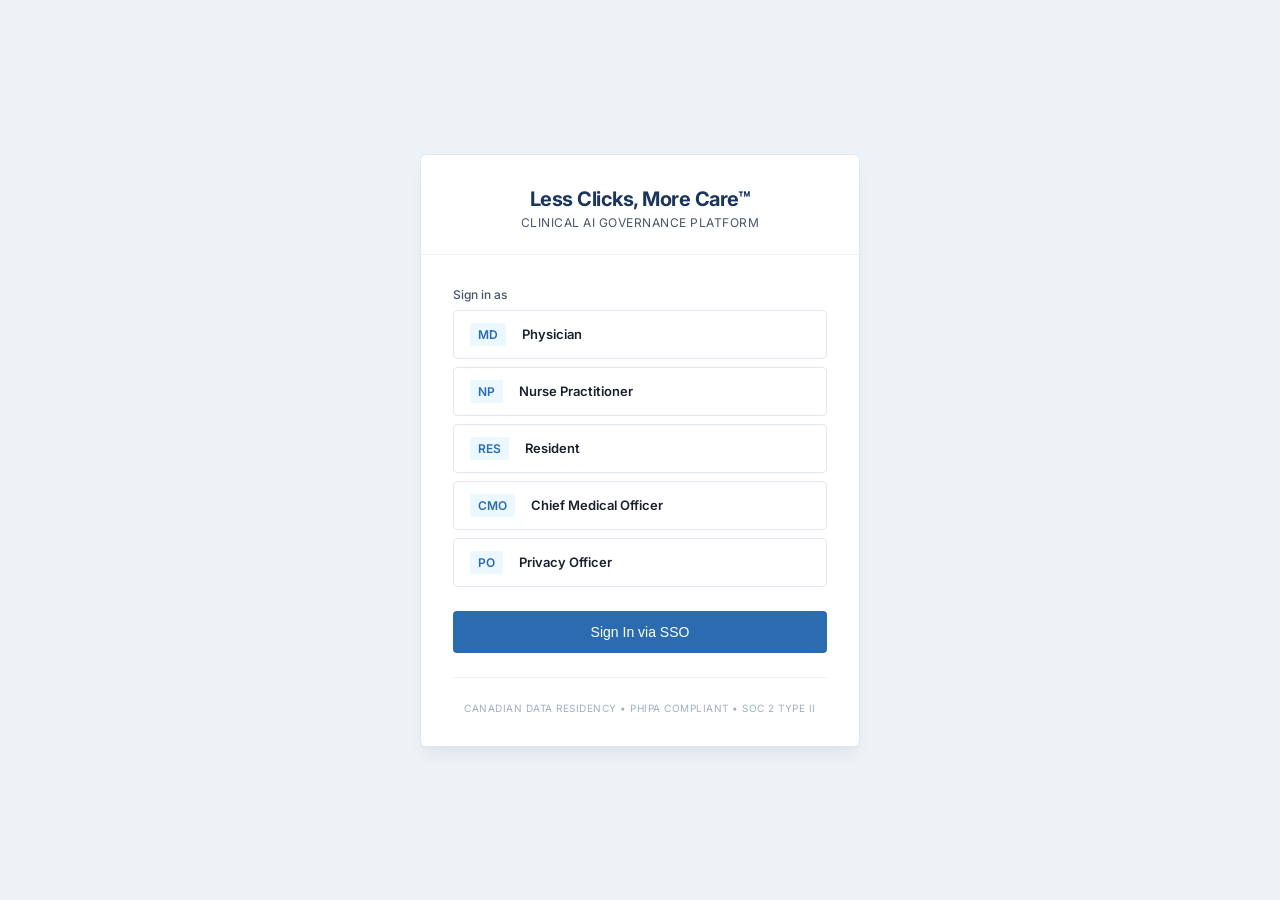
<file: index.html>
<!DOCTYPE html>
<html lang="en">
<head>
  <meta charset="UTF-8">
  <meta name="viewport" content="width=device-width, initial-scale=1.0">
  <title>Less Clicks, More Care&trade; &mdash; Clinical AI Governance Platform</title>
  <meta name="description" content="PHIPA-compliant AI governance for Canadian hospitals.">
  <link rel="preconnect" href="https://fonts.googleapis.com">
  <link rel="preconnect" href="https://fonts.gstatic.com" crossorigin>
  <link href="https://fonts.googleapis.com/css2?family=Inter:wght@300;400;500;600;700;800&family=JetBrains+Mono:wght@400;500&display=swap" rel="stylesheet">
  <style>
/* ============================================================
   LESS CLICKS, MORE CARE™ — Minimal Professional Redesign
   ============================================================ */

:root {
  /* Brand Colors - Muted & Professional */
  --brand-blue: #1A365D;
  --brand-blue-mid: #2B6CB0;
  --brand-blue-light: #4299E1;
  
  --brand-teal: #285E61;
  --brand-teal-light: #319795;
  
  --brand-red: #9B2C2C;
  --brand-red-light: #C53030;
  
  --brand-amber: #975A16;
  --brand-amber-light: #B7791F;
  
  --brand-green: #22543D;
  --brand-green-light: #2F855A;

  /* Neutrals */
  --bg-page: #F7FAFC;
  --bg-card: #FFFFFF;
  --bg-sidebar: #1A202C;
  --bg-header: #FFFFFF;
  
  --border: #E2E8F0;
  --border-light: #EDF2F7;
  
  --text-primary: #1A202C;
  --text-secondary: #4A5568;
  --text-muted: #A0AEC0;
  --text-inverse: #FFFFFF;

  /* Spacing */
  --space-xs: 4px;
  --space-sm: 8px;
  --space-md: 16px;
  --space-lg: 24px;
  --space-xl: 32px;
  --space-2xl: 48px;

  /* Typography */
  --font-body: 'Inter', -apple-system, BlinkMacSystemFont, sans-serif;
  --font-mono: 'JetBrains Mono', 'Courier New', monospace;

  /* Shadows - Flat & subtle */
  --shadow-sm: 0 1px 2px rgba(0,0,0,0.05);
  --shadow-md: 0 4px 6px -1px rgba(0,0,0,0.05), 0 2px 4px -1px rgba(0,0,0,0.03);
  --shadow-lg: 0 10px 15px -3px rgba(0,0,0,0.05), 0 4px 6px -2px rgba(0,0,0,0.02);

  /* Radius - Less rounded */
  --radius-sm: 2px;
  --radius-md: 4px;
  --radius-lg: 6px;

  /* Transitions */
  --transition: 0.15s ease-in-out;
}

* {
  box-sizing: border-box;
  margin: 0;
  padding: 0;
}

html, body {
  height: 100%;
  font-family: var(--font-body);
  font-size: 14px;
  color: var(--text-primary);
  background: var(--bg-page);
  -webkit-font-smoothing: antialiased;
}

#app {
  height: 100%;
  display: flex;
  flex-direction: column;
}

/* ============================================================
   LAYOUT
   ============================================================ */

.app-layout {
  display: flex;
  height: 100vh;
  overflow: hidden;
}

.main-content {
  flex: 1;
  display: flex;
  flex-direction: column;
  overflow: hidden;
  min-width: 0;
}

.page-content {
  flex: 1;
  overflow-y: auto;
  padding: var(--space-xl);
}

/* ============================================================
   SIDEBAR
   ============================================================ */

.sidebar {
  width: 240px;
  min-width: 240px;
  background: var(--bg-sidebar);
  display: flex;
  flex-direction: column;
  overflow-y: auto;
  border-right: 1px solid #2D3748;
}

.sidebar-brand {
  padding: var(--space-lg);
  border-bottom: 1px solid rgba(255,255,255,0.05);
}

.brand-name {
  color: #FFFFFF;
  font-weight: 600;
  font-size: 13px;
  letter-spacing: -0.2px;
}

.brand-tagline {
  font-size: 10px;
  color: var(--text-muted);
  margin-top: 2px;
  text-transform: uppercase;
  letter-spacing: 0.5px;
}

.sidebar-nav {
  flex: 1;
  padding: var(--space-md) 0;
}

.nav-section-label {
  font-size: 10px;
  font-weight: 600;
  letter-spacing: 1px;
  text-transform: uppercase;
  color: #718096;
  padding: var(--space-md) var(--space-lg) var(--space-xs);
}

.nav-item {
  display: flex;
  align-items: center;
  justify-content: space-between;
  padding: 10px var(--space-lg);
  color: #A0AEC0;
  font-size: 13px;
  cursor: pointer;
  transition: all var(--transition);
  border-left: 2px solid transparent;
}

.nav-item:hover {
  color: #FFFFFF;
  background: rgba(255,255,255,0.02);
}

.nav-item.active {
  color: #FFFFFF;
  border-left-color: var(--brand-blue-light);
  background: rgba(255,255,255,0.05);
}

.nav-badge {
  background: #2D3748;
  color: #E2E8F0;
  font-size: 10px;
  padding: 2px 6px;
  border-radius: var(--radius-sm);
  font-weight: 600;
}

.nav-badge.amber { background: #744210; color: #FEEBC8; }

.sidebar-footer {
  padding: var(--space-md) var(--space-lg);
  border-top: 1px solid rgba(255,255,255,0.05);
}

.sidebar-user {
  display: flex;
  align-items: center;
}

.user-info .user-name {
  color: #E2E8F0;
  font-size: 12px;
  font-weight: 600;
}

.user-info .user-role {
  font-size: 11px;
  color: #718096;
}

/* ============================================================
   TOP BAR
   ============================================================ */

.top-bar {
  background: var(--bg-header);
  border-bottom: 1px solid var(--border);
  padding: 0 var(--space-xl);
  height: 60px;
  display: flex;
  align-items: center;
  justify-content: space-between;
  flex-shrink: 0;
}

.top-bar-title {
  font-size: 16px;
  font-weight: 600;
  color: var(--text-primary);
}

.top-bar-subtitle {
  font-size: 12px;
  color: var(--text-muted);
}

.compliance-badge {
  font-size: 11px;
  font-weight: 500;
  color: var(--text-secondary);
  border: 1px solid var(--border);
  padding: 4px 8px;
  border-radius: var(--radius-sm);
  background: var(--bg-page);
  margin-left: 8px;
}

/* ============================================================
   CARDS & STATS
   ============================================================ */

.card {
  background: var(--bg-card);
  border: 1px solid var(--border);
  border-radius: var(--radius-lg);
  box-shadow: var(--shadow-sm);
}

.card-header {
  padding: var(--space-md) var(--space-lg);
  border-bottom: 1px solid var(--border-light);
  display: flex;
  justify-content: space-between;
  align-items: center;
}

.card-title {
  font-size: 14px;
  font-weight: 600;
  color: var(--text-primary);
}

.card-subtitle {
  font-size: 12px;
  color: var(--text-muted);
  margin-top: 2px;
}

.card-body {
  padding: var(--space-lg);
}

.stats-grid {
  display: grid;
  grid-template-columns: repeat(auto-fit, minmax(180px, 1fr));
  gap: var(--space-md);
  margin-bottom: var(--space-xl);
}

.stat-card {
  background: var(--bg-card);
  border: 1px solid var(--border);
  border-radius: var(--radius-md);
  padding: var(--space-md);
  box-shadow: var(--shadow-sm);
}

.stat-label {
  font-size: 11px;
  font-weight: 500;
  color: var(--text-secondary);
  text-transform: uppercase;
  letter-spacing: 0.5px;
  margin-bottom: var(--space-xs);
}

.stat-value {
  font-size: 24px;
  font-weight: 600;
  color: var(--text-primary);
}

.stat-change {
  font-size: 11px;
  color: var(--text-muted);
  margin-top: 4px;
}

.stat-change.up { color: var(--brand-green-light); }
.stat-change.down { color: var(--brand-red-light); }

/* ============================================================
   BUTTONS
   ============================================================ */

.btn {
  display: inline-flex;
  align-items: center;
  justify-content: center;
  padding: 8px 16px;
  border-radius: var(--radius-md);
  font-size: 13px;
  font-weight: 500;
  cursor: pointer;
  border: 1px solid transparent;
  transition: all var(--transition);
}

.btn-primary {
  background: var(--brand-blue-mid);
  color: white;
}

.btn-primary:hover {
  background: var(--brand-blue);
}

.btn-outline {
  background: transparent;
  border-color: var(--border);
  color: var(--text-primary);
}

.btn-outline:hover {
  background: var(--bg-page);
  border-color: #CBD5E0;
}

.btn-ghost {
  background: transparent;
  color: var(--brand-blue-mid);
}

.btn-ghost:hover {
  background: var(--bg-page);
}

.btn-sm {
  padding: 4px 10px;
  font-size: 12px;
}

.btn-lg {
  padding: 12px 24px;
  font-size: 14px;
}

.w-full { width: 100%; }

/* ============================================================
   BADGES & ALERTS
   ============================================================ */

.badge {
  padding: 2px 8px;
  border-radius: var(--radius-sm);
  font-size: 11px;
  font-weight: 500;
  text-transform: uppercase;
  letter-spacing: 0.5px;
}

.badge-approved, .badge-active { background: #F0FFF4; color: #22543D; border: 1px solid #C6F6D5; }
.badge-blocked, .badge-critical { background: #FFF5F5; color: #9B2C2C; border: 1px solid #FED7D7; }
.badge-flagged, .badge-review { background: #FFFAF0; color: #975A16; border: 1px solid #FEEBC8; }

.alert {
  padding: 12px;
  border-radius: var(--radius-md);
  font-size: 12px;
  background: #EBF8FF;
  border: 1px solid #BEE3F8;
  color: #2A4365;
}

.risk-alert {
  padding: 12px;
  border-radius: var(--radius-md);
  border: 1px solid var(--border);
  display: flex;
  justify-content: space-between;
  align-items: center;
  background: #FAFAFA;
}

.risk-alert.critical { border-left: 4px solid var(--brand-red); }
.risk-alert.high { border-left: 4px solid var(--brand-amber); }
.risk-alert.medium { border-left: 4px solid var(--brand-blue-light); }

.risk-alert-title { font-weight: 600; font-size: 13px; color: var(--text-primary); }
.risk-alert-desc { font-size: 12px; color: var(--text-secondary); margin-top: 2px; }

/* ============================================================
   TABLES
   ============================================================ */

.data-table {
  width: 100%;
  border-collapse: collapse;
}

.data-table th {
  text-align: left;
  padding: 12px 16px;
  font-size: 11px;
  font-weight: 600;
  text-transform: uppercase;
  letter-spacing: 0.5px;
  color: var(--text-secondary);
  background: #F7FAFC;
  border-bottom: 1px solid var(--border);
}

.data-table td {
  padding: 12px 16px;
  font-size: 13px;
  color: var(--text-primary);
  border-bottom: 1px solid var(--border-light);
}

.data-table tr:hover td {
  background: #F7FAFC;
}

/* ============================================================
   FORMS
   ============================================================ */

.form-group { margin-bottom: 16px; }

.form-label {
  display: block;
  font-size: 12px;
  font-weight: 500;
  color: var(--text-secondary);
  margin-bottom: 8px;
}

.form-control {
  width: 100%;
  padding: 10px;
  border: 1px solid var(--border);
  border-radius: var(--radius-md);
  font-family: var(--font-body);
  font-size: 13px;
  transition: border-color 0.2s;
}

.form-control:focus {
  outline: none;
  border-color: var(--brand-blue-mid);
}

/* ============================================================
   PROGRESS BAR
   ============================================================ */

.progress-bar-wrapper {
  background: var(--border-light);
  border-radius: var(--radius-sm);
  height: 4px;
}

.progress-bar-fill {
  height: 100%;
  border-radius: var(--radius-sm);
  background: var(--text-muted);
}
.progress-bar-fill.primary { background: var(--brand-blue-mid); }

/* ============================================================
   SPECIFIC SCREENS
   ============================================================ */

/* Login */
.login-screen {
  min-height: 100vh;
  background: #EDF2F7;
  display: flex;
  align-items: center;
  justify-content: center;
}

.login-card {
  width: 100%;
  max-width: 440px;
  background: white;
  border: 1px solid var(--border);
  border-radius: var(--radius-lg);
  box-shadow: var(--shadow-lg);
  overflow: hidden;
}

.login-header {
  padding: 32px 32px 24px;
  border-bottom: 1px solid var(--border-light);
  text-align: center;
}

.login-title {
  font-size: 20px;
  font-weight: 700;
  color: var(--brand-blue);
  letter-spacing: -0.5px;
}

.login-sub {
  font-size: 12px;
  color: var(--text-secondary);
  margin-top: 4px;
  text-transform: uppercase;
  letter-spacing: 0.5px;
}

.login-body {
  padding: 32px;
}

.role-list {
  display: flex;
  flex-direction: column;
  gap: 8px;
}

.role-list-item {
  border: 1px solid var(--border);
  border-radius: var(--radius-md);
  padding: 12px 16px;
  display: flex;
  align-items: center;
  gap: 16px;
  cursor: pointer;
  transition: all 0.2s;
}

.role-list-item:hover {
  background: #F7FAFC;
  border-color: #CBD5E0;
}

.role-list-item.selected {
  border-color: var(--brand-blue-mid);
  background: #EBF8FF;
}

.role-list-abbr {
  font-size: 12px;
  font-weight: 600;
  color: var(--brand-blue-mid);
  background: #EBF8FF;
  padding: 4px 8px;
  border-radius: var(--radius-sm);
}
.role-list-item.selected .role-list-abbr {
  background: var(--brand-blue-mid);
  color: white;
}

.role-list-info {
  display: flex;
  flex-direction: column;
}

.role-list-name {
  font-size: 13px;
  font-weight: 600;
  color: var(--text-primary);
}

.role-list-dept {
  font-size: 11px;
  color: var(--text-muted);
}

.login-footer {
  margin-top: 24px;
  padding-top: 24px;
  border-top: 1px solid var(--border-light);
  text-align: center;
}

.login-compliance {
  font-size: 10px;
  color: var(--text-muted);
  text-transform: uppercase;
  letter-spacing: 0.5px;
}

/* Chat & AI */
.ai-screen {
  display: flex;
  gap: var(--space-lg);
  height: calc(100vh - 120px);
}

.ai-chat-area {
  flex: 2;
  display: flex;
  flex-direction: column;
}

.ai-pipeline-panel {
  flex: 1;
  display: flex;
  flex-direction: column;
  gap: var(--space-lg);
}

.chat-messages {
  flex: 1;
  padding: var(--space-lg);
  overflow-y: auto;
  display: flex;
  flex-direction: column;
  gap: var(--space-lg);
  background: #F7FAFC;
}

.message {
  max-width: 85%;
}
.message.user { align-self: flex-end; }

.message-meta-top {
  font-size: 11px;
  color: var(--text-muted);
  margin-bottom: 4px;
  text-transform: uppercase;
  letter-spacing: 0.5px;
}
.message.user .message-meta-top { text-align: right; }

.message-bubble {
  padding: 12px 16px;
  border-radius: var(--radius-md);
  font-size: 14px;
  line-height: 1.5;
  box-shadow: var(--shadow-sm);
}

.message.user .message-bubble {
  background: var(--brand-blue-mid);
  color: white;
  border-bottom-right-radius: 0;
}

.message.assistant .message-bubble {
  background: white;
  border: 1px solid var(--border);
  color: var(--text-primary);
  border-bottom-left-radius: 0;
}

.phi-banner {
  font-size: 11px;
  background: #FEF5E7;
  color: #975A16;
  padding: 6px 10px;
  border-radius: var(--radius-sm);
  margin-bottom: 12px;
  border: 1px solid #FEEBC8;
  font-weight: 500;
}

.chat-input-area {
  padding: var(--space-md);
  background: white;
  border-top: 1px solid var(--border);
}

.chat-input-row {
  display: flex;
  gap: var(--space-md);
}

.chat-input-row textarea {
  min-height: 80px;
}

.pipeline-step {
  padding: 10px;
  border: 1px solid var(--border);
  border-radius: var(--radius-sm);
  background: #F7FAFC;
}

.pipeline-step-header {
  display: flex;
  justify-content: space-between;
  margin-bottom: 4px;
}

.pipeline-step-name {
  font-size: 12px;
  font-weight: 600;
  color: var(--text-primary);
}

.pipeline-step-time {
  font-family: var(--font-mono);
  font-size: 10px;
  color: var(--text-muted);
}

.pipeline-step-detail {
  font-size: 11px;
  color: var(--text-secondary);
}

/* PHI Redaction test area */
.phi-detection-box {
  padding: 12px;
  background: #F7FAFC;
  border: 1px solid var(--border);
  border-radius: var(--radius-md);
  font-family: var(--font-mono);
  font-size: 13px;
  line-height: 1.6;
}

.phi-redacted {
  background: #2D3748;
  color: white;
  padding: 0 4px;
  border-radius: 2px;
  font-size: 11px;
  font-weight: 600;
}

/* Grid Utilities */
.grid-2 { display: grid; grid-template-columns: 1fr 1fr; gap: var(--space-lg); }
.grid-2-1 { display: grid; grid-template-columns: 2fr 1fr; gap: var(--space-lg); }

/* Spacing Utilities */
.mb-xs { margin-bottom: 4px; }
.mb-sm { margin-bottom: 8px; }
.mb-md { margin-bottom: 16px; }
.mb-lg { margin-bottom: 24px; }
.mt-xs { margin-top: 4px; }
.mt-sm { margin-top: 8px; }
.mt-md { margin-top: 16px; }

.flex { display: flex; }
.justify-between { justify-content: space-between; }
.items-center { align-items: center; }
.gap-sm { gap: 8px; }

.font-mono { font-family: var(--font-mono); font-size: 12px; }
.text-danger { color: var(--brand-red); font-weight: 600; }

/* Animations */
@keyframes blink {
  0%, 50% { opacity: 1; }
  51%, 100% { opacity: 0; }
}

@keyframes fadeIn {
  from { opacity: 0; transform: translateY(4px); }
  to { opacity: 1; transform: translateY(0); }
}

.fade-in {
  animation: fadeIn 0.2s ease-out;
}

.message.assistant .message-bubble {
  max-width: 100%;
}

.message.assistant .message-bubble strong {
  color: var(--brand-blue);
}

.message.assistant .message-bubble em {
  color: var(--text-secondary);
  font-style: italic;
}

.progress-bar-fill {
  transition: width 0.6s ease-out;
}

  </style>
</head>
<body>
  <div id="app"></div>
  <script>
/* ============================================================
   LESS CLICKS, MORE CARE™ — Main Application
   Minimal Professional Redesign with RBAC & Dynamic AI Portal
   ============================================================ */

// =================== STATE ===================
const state = {
  screen: 'login',
  user: null,
  activeNav: 'ai-assistant',
  showModal: false,
  modalContent: null,
  query: '',
  selectedModel: 'Claude 3.5 Sonnet',
  isProcessing: false,
  messages: [
    {
      role: 'user',
      text: 'Patient with chest pain, elevated troponin 2.4 ng/mL, ST changes in V3-V5. What are the next steps in management?',
      time: '08:41:22',
      phi: false,
    },
    {
      role: 'assistant',
      text: 'Based on the clinical parameters provided, this indicates a high-probability NSTEMI/ACS. Recommended standard steps:\n\n1. Activate cath lab (PCI within 90 min if hemodynamically unstable)\n2. Antiplatelet therapy: Aspirin 325mg + P2Y12 inhibitor\n3. Anticoagulation: Unfractionated heparin or Enoxaparin\n4. Monitoring: Continuous cardiac monitoring, serial troponins\n5. Cardiology consult\n\nNote: This is clinical decision support only. Physician judgment is required.',
      time: '08:41:24',
      phi: false,
    }
  ],
  pipelineSteps: [
    { name: 'Data Ingestion', detail: 'Waiting for input...', time: '-' },
    { name: 'PHI Detection', detail: 'Pending', time: '-' },
    { name: 'Anonymization', detail: 'Pending', time: '-' },
    { name: 'Policy Validation', detail: 'Pending', time: '-' },
    { name: 'Model Execution', detail: 'Pending', time: '-' },
    { name: 'Audit Logging', detail: 'Pending', time: '-' },
  ],
};

// =================== DATA ===================

const ROLES = [
  { id: 'physician', name: 'Physician', abbr: 'MD' },
  { id: 'nurse', name: 'Nurse Practitioner', abbr: 'NP' },
  { id: 'resident', name: 'Resident', abbr: 'RES' },
  { id: 'cmo', name: 'Chief Medical Officer', abbr: 'CMO' },
  { id: 'privacy', name: 'Privacy Officer', abbr: 'PO' },
];

const NAV_ITEMS = [
  { id: 'dashboard', label: 'Command Center', roles: ['cmo'] },
  { id: 'ai-assistant', label: 'AI Assistant', roles: ['physician', 'nurse', 'resident'] },
  { id: 'phi-guardian', label: 'PHI Guardian', roles: ['physician', 'nurse', 'resident'] },
  { id: 'audit', label: 'Audit Log', roles: ['privacy'] },
  { id: 'governance', label: 'Governance', roles: ['privacy'] },
  { id: 'models', label: 'Model Registry', roles: ['cmo', 'privacy'] },
];

const AUDIT_DATA = [
  { id: 'AUD-2024-8841', user: 'Dr. Patel', role: 'Physician', action: 'AI Query — Differential diagnosis', phi: 'Redacted', status: 'Approved', risk: 'Low', time: '08:42:17', tokens: 312, model: 'Claude 3.5 Sonnet' },
  { id: 'AUD-2024-8840', user: 'NP Chen', role: 'Nurse Practitioner', action: 'AI Query — Drug interaction check', phi: 'None', status: 'Approved', risk: 'Low', time: '08:39:02', tokens: 188, model: 'Claude 3.5 Sonnet' },
  { id: 'AUD-2024-8839', user: 'Dr. Nguyen', role: 'Resident', action: 'AI Query — Included raw DOB and MRN', phi: 'Blocked', status: 'Blocked', risk: 'Critical', time: '08:31:55', tokens: 0, model: 'N/A' },
  { id: 'AUD-2024-8838', user: 'Dr. Abramowitz', role: 'Physician', action: 'AI Query — Post-op care protocol', phi: 'Flagged', status: 'Flagged', risk: 'Medium', time: '08:28:11', tokens: 445, model: 'Claude 3.5 Sonnet' },
  { id: 'AUD-2024-8837', user: 'Admin Ramos', role: 'Admin', action: 'Model policy update — Trauma ICU', phi: 'N/A', status: 'Approved', risk: 'Low', time: '08:15:00', tokens: 0, model: 'System' },
];

const GOVERNANCE_POLICIES = [
  { dept: 'Emergency Medicine', status: 'Active', level: 'High', models: ['Claude 3.5 Sonnet'], lastReview: '2024-05-15', nextReview: '2024-08-15', queries: 1847, violations: 0 },
  { dept: 'Cardiology', status: 'Active', level: 'High', models: ['Claude 3.5 Sonnet'], lastReview: '2024-05-10', nextReview: '2024-08-10', queries: 923, violations: 1 },
  { dept: 'Oncology', status: 'Review', level: 'Critical', models: ['Claude 3.5 Sonnet'], lastReview: '2024-04-01', nextReview: '2024-07-01', queries: 412, violations: 0 },
];

const MODEL_REGISTRY = [
  { name: 'Claude 3.5 Sonnet', provider: 'Anthropic', version: '3.5-20241022', status: 'Approved', use: 'Clinical Q&A, Documentation', risk: 'Low' },
  { name: 'Claude 3 Opus', provider: 'Anthropic', version: '3-opus-20240229', status: 'Approved', use: 'Complex Diagnostic Support', risk: 'Medium' },
  { name: 'GPT-4o (Canada Region)', provider: 'OpenAI', version: '2024-05-13', status: 'Approved', use: 'General Clinical Queries', risk: 'Low' },
  { name: 'GPT-4 (Global)', provider: 'OpenAI', version: 'gpt-4', status: 'Blocked', use: 'Data residency non-compliant', risk: 'High' },
  { name: 'Gemini 1.5 Pro', provider: 'Google', version: '1.5-pro', status: 'Review', use: 'Under PHIPA review', risk: 'Unknown' },
];

// =================== RENDER ===================

function render() {
  const app = document.getElementById('app');
  if (state.screen === 'login') {
    app.innerHTML = renderLogin();
  } else {
    app.innerHTML = renderApp();
  }
  attachEventListeners();
  animateBars();
}

// =================== LOGIN ===================

function renderLogin() {
  return `
  <div class="login-screen">
    <div class="login-card">
      <div class="login-header">
        <div class="login-title">Less Clicks, More Care™</div>
        <div class="login-sub">Clinical AI Governance Platform</div>
      </div>
      <div class="login-body">
        <div class="form-group mb-lg">
          <label class="form-label">Sign in as</label>
          <div class="role-list" id="role-list">
            ${ROLES.map(r => `
              <div class="role-list-item" data-role="${r.id}" id="role-${r.id}">
                <div class="role-list-abbr">${r.abbr}</div>
                <div class="role-list-info">
                  <div class="role-list-name">${r.name}</div>
                </div>
              </div>
            `).join('')}
          </div>
        </div>
        <button class="btn btn-primary w-full btn-lg" id="login-btn">
          Sign In via SSO
        </button>
        <div class="login-footer">
          <div class="login-compliance">
            Canadian Data Residency • PHIPA Compliant • SOC 2 Type II
          </div>
        </div>
      </div>
    </div>
  </div>
  `;
}

// =================== APP SHELL ===================

function renderApp() {
  return `
  <div class="app-layout">
    ${renderSidebar()}
    <div class="main-content">
      ${renderTopBar()}
      <div class="page-content fade-in">
        ${renderPage()}
      </div>
    </div>
    ${state.showModal ? renderModal() : ''}
  </div>
  `;
}

function renderSidebar() {
  const role = ROLES.find(r => r.id === state.user?.id) || ROLES[0];
  const userNavs = NAV_ITEMS.filter(item => item.roles.includes(role.id));
  
  return `
  <div class="sidebar">
    <div class="sidebar-brand">
      <div class="brand-name">Less Clicks, More Care™</div>
      <div class="brand-tagline">Governance Platform</div>
    </div>
    
    <nav class="sidebar-nav">
      ${userNavs.map(item => `
        <div class="nav-item ${state.activeNav === item.id ? 'active' : ''}" data-nav="${item.id}">
          <span>${item.label}</span>
        </div>
      `).join('')}
    </nav>
    <div class="sidebar-footer">
      <div class="sidebar-user">
        <div class="user-info">
          <div class="user-name">Demo User</div>
          <div class="user-role">${role.name}</div>
        </div>
        <div class="sidebar-footer-item" id="logout-btn" style="color:var(--text-muted); font-size:12px; margin-left:auto; cursor:pointer;">Sign Out</div>
      </div>
    </div>
  </div>
  `;
}

function renderTopBar() {
  const pageNames = {
    dashboard: 'Command Center',
    'ai-assistant': 'AI Interaction Area',
    'phi-guardian': 'PHI Guardian Feedback',
    audit: 'Audit Log',
    governance: 'Governance Policies',
    models: 'Model Registry',
  };
  return `
  <div class="top-bar">
    <div>
      <div class="top-bar-title">${pageNames[state.activeNav] || 'Dashboard'}</div>
      <div class="top-bar-subtitle">Toronto General Hospital</div>
    </div>
    <div class="top-bar-actions">
      <span class="compliance-badge">PHIPA Validated</span>
      <span class="compliance-badge">Data Residency: CA</span>
    </div>
  </div>
  `;
}

function renderPage() {
  switch (state.activeNav) {
    case 'dashboard': return renderDashboard();
    case 'ai-assistant': return renderAIAssistant();
    case 'phi-guardian': return renderPHIGuardian();
    case 'audit': return renderAuditLog();
    case 'governance': return renderGovernance();
    case 'models': return renderModels();
    default: return renderDashboard();
  }
}

// =================== DASHBOARD (CMO Only) ===================

function renderDashboard() {
  return `
  <div>
    <div class="stats-grid">
      <div class="stat-card">
        <div class="stat-label">Total Queries Today</div>
        <div class="stat-value">2,847</div>
        <div class="stat-change up">12% vs yesterday</div>
      </div>
      <div class="stat-card">
        <div class="stat-label">Avg Response Time</div>
        <div class="stat-value">1.2s</div>
        <div class="stat-change">Target met</div>
      </div>
      <div class="stat-card">
        <div class="stat-label">PHI Auto-Redactions</div>
        <div class="stat-value">87</div>
        <div class="stat-change up">Across all depts</div>
      </div>
      <div class="stat-card">
        <div class="stat-label">Queries Blocked</div>
        <div class="stat-value">14</div>
        <div class="stat-change down">Policy violations</div>
      </div>
    </div>

    <div class="grid-2 mb-lg">
      <div class="card">
        <div class="card-header">
          <div class="card-title">Query Distribution by Department</div>
        </div>
        <div class="card-body">
          <div style="display:flex; flex-direction:column; gap:var(--space-sm);">
            ${[
              { dept: 'Emergency Medicine', count: 847, total: 2847 },
              { dept: 'Internal Medicine', count: 612, total: 2847 },
              { dept: 'Cardiology', count: 423, total: 2847 },
              { dept: 'Radiology', count: 389, total: 2847 },
            ].map(d => `
              <div>
                <div class="flex justify-between mb-xs" style="font-size:12px;">
                  <span style="font-weight:500;">${d.dept}</span>
                  <span style="color:var(--text-muted);">${d.count.toLocaleString()} queries</span>
                </div>
                <div class="progress-bar-wrapper">
                  <div class="progress-bar-fill primary" style="width:${Math.round(d.count/d.total*100)}%;"></div>
                </div>
              </div>
            `).join('')}
          </div>
        </div>
      </div>
      
      <div class="card">
        <div class="card-header"><div class="card-title">High-Level Policy Alerts</div></div>
        <div class="card-body">
          <div class="risk-alert high mb-sm">
            <div class="risk-alert-body">
              <div class="risk-alert-title">Policy Threshold Exceeded</div>
              <div class="risk-alert-desc">Radiology department recorded multiple formatting warnings.</div>
            </div>
          </div>
          <div class="risk-alert medium">
            <div class="risk-alert-body">
              <div class="risk-alert-title">Policy Review Due</div>
              <div class="risk-alert-desc">Oncology departmental compliance review is due next week.</div>
            </div>
          </div>
        </div>
      </div>
    </div>
  </div>
  `;
}

// =================== AI ASSISTANT ===================

function renderAIAssistant() {
  const selectedModelInfo = MODEL_REGISTRY.find(m => m.name === state.selectedModel) || MODEL_REGISTRY[0];
  const isBlocked = selectedModelInfo.status === 'Blocked';
  
  return `
  <div class="ai-screen">
    <div class="ai-chat-area">
      <div class="card" style="flex:1; display:flex; flex-direction:column;">
        <div class="card-header" style="flex-shrink:0;">
          <div>
            <div class="card-title">Clinical AI Interaction</div>
            <div class="card-subtitle">PHI is automatically detected and redacted prior to transmission.</div>
          </div>
          <div class="flex gap-sm items-center">
            <label class="form-label" style="margin:0;">Model:</label>
            <select class="form-control" id="model-select" style="width:200px; padding:6px; font-size:12px;" ${state.isProcessing ? 'disabled' : ''}>
              ${MODEL_REGISTRY.map(m => `
                <option value="${m.name}" ${m.name === state.selectedModel ? 'selected' : ''}>
                  ${m.name} (${m.status})
                </option>
              `).join('')}
            </select>
          </div>
        </div>
        
        ${isBlocked ? `
        <div style="padding:12px 24px; background:#FFF5F5; border-bottom:1px solid #FED7D7; color:#9B2C2C; font-size:12px; font-weight:500;">
          WARNING: ${state.selectedModel} is currently BLOCKED due to policy (${selectedModelInfo.use}). Queries cannot be sent.
        </div>` : ''}

        <div class="card-body" style="padding:0; flex:1; display:flex; flex-direction:column; min-height:0;">
          <div class="chat-messages" id="chat-messages">
            ${state.messages.map(m => renderMessage(m)).join('')}
          </div>
          <div class="chat-input-area" style="flex-shrink:0;">
            <div class="chat-input-row">
              <textarea class="form-control" id="chat-input" placeholder="Enter clinical scenario or paste notes..." ${isBlocked || state.isProcessing ? 'disabled' : ''}>${state.query}</textarea>
              <div style="display:flex; flex-direction:column; gap:var(--space-sm);">
                <button class="btn btn-primary" id="send-btn" onclick="sendMessage()" ${isBlocked || state.isProcessing ? 'disabled' : ''}>
                  ${state.isProcessing ? 'Processing...' : 'Send to AI'}
                </button>
                <button class="btn btn-ghost" onclick="clearChat()">Clear</button>
              </div>
            </div>
          </div>
        </div>
      </div>
    </div>

    <div class="ai-pipeline-panel">
      <div class="card" style="height:100%;">
        <div class="card-header">
          <div class="card-title">Live Pipeline Status</div>
        </div>
        <div class="card-body" style="padding:var(--space-md); display:flex; flex-direction:column; gap:var(--space-md);">
          ${state.pipelineSteps.map((s, i) => `
            <div class="pipeline-step" style="${s.active ? 'border-color:var(--brand-blue-mid); background:#EBF8FF;' : s.done ? 'border-color:#C6F6D5; background:#F0FFF4;' : ''}">
              <div class="pipeline-step-header">
                <div class="pipeline-step-name" style="${s.done ? 'color:var(--brand-green-light);' : s.active ? 'color:var(--brand-blue-mid);' : ''}">${i+1}. ${s.name}</div>
                <div class="pipeline-step-time">${s.time}</div>
              </div>
              <div class="pipeline-step-detail">${s.detail}</div>
            </div>
          `).join('')}
        </div>
      </div>
    </div>
  </div>
  `;
}

function renderMessage(m) {
  const phiBanner = m.phi ? (() => {
    const count = m.phiCount || 1;
    const categories = m.phiCategories && m.phiCategories.length > 0 ? m.phiCategories : [];
    return `<div class="phi-banner" style="display:flex; justify-content:space-between; align-items:center; flex-wrap:wrap; gap:8px;">
      <span>System Action: ${count} PHI entit${count > 1 ? 'ies' : 'y'} automatically detected and redacted prior to transmission.</span>
      ${categories.length > 0 ? `<span style="background:#F6AD55; color:#744210; padding:2px 8px; border-radius:3px; font-size:10px; font-weight:600;">Categories: ${categories.join(', ')}</span>` : ''}
    </div>`;
  })() : '';

  // Format text: convert \n to <br>, bold (**text**), and handle markdown-like formatting
  let formattedText = m.text
    .replace(/\n/g, '<br>')
    .replace(/\*\*([^*]+)\*\*/g, '<strong>$1</strong>')
    .replace(/\*([^*]+)\*/g, '<em>$1</em>')
    .replace(/^(#{1,3})\s+(.+)/gm, (_, h, txt) => `<strong>${txt}</strong>`);
  
  const typingCursor = m.typing ? '<span style="display:inline-block;width:2px;height:14px;background:var(--brand-blue-mid);margin-left:2px;animation:blink 0.6s infinite;">&#8203;</span>' : '';

  return `
  <div class="message ${m.role}">
    <div class="message-meta-top">
      ${m.role === 'assistant' ? `System Response (${m.model || state.selectedModel})` : `User Query`}
      <span style="font-weight:normal; color:var(--text-muted); margin-left:8px;">${m.time}</span>
    </div>
    <div class="message-bubble">
      ${phiBanner}
      ${formattedText}${typingCursor}
    </div>
  </div>
  `;
}

// =================== PHI GUARDIAN ===================

function renderPHIGuardian() {
  return `
  <div>
    <div class="card mb-lg">
      <div class="card-header">
        <div>
          <div class="card-title">Your Personal PHI Redaction Feedback</div>
          <div class="card-subtitle">Review how your recent queries were anonymized.</div>
        </div>
      </div>
      <div class="card-body">
        <div class="grid-2">
          <div>
            <div class="form-group">
              <label class="form-label">Recent Query Input</label>
              <div class="phi-detection-box" style="background: white;">
                Patient John Smith (DOB: 1972-09-18, MRN: 8834921) was admitted with a troponin of 3.2 ng/mL. He lives at 142 Bloor St West, Toronto.
              </div>
            </div>
          </div>
          <div>
            <label class="form-label">Redacted Payload (Sent to AI)</label>
            <div class="phi-detection-box" id="phi-redacted-box">
              Patient <span class="phi-redacted">[NAME]</span> (DOB: <span class="phi-redacted">[DATE]</span>, MRN: <span class="phi-redacted">[ID]</span>) was admitted with a troponin of 3.2 ng/mL. He lives at <span class="phi-redacted">[LOCATION]</span>, Toronto.
            </div>
            <div class="mt-md">
              <div class="text-sm font-medium mb-xs">Detected Entities:</div>
              <div style="display:flex; gap:8px; flex-wrap:wrap;">
                <span class="badge badge-blocked">Name (1)</span>
                <span class="badge badge-blocked">MRN (1)</span>
                <span class="badge badge-flagged">DOB (1)</span>
                <span class="badge badge-flagged">Address (1)</span>
              </div>
            </div>
          </div>
        </div>
      </div>
    </div>
  </div>
  `;
}

// =================== AUDIT LOG (Privacy Only) ===================

function renderAuditLog() {
  return `
  <div>
    <div class="card mb-lg">
      <div class="card-header">
        <div>
          <div class="card-title">Global Audit Dashboard</div>
          <div class="card-subtitle">Immutable log of all platform interactions</div>
        </div>
        <div class="flex gap-sm">
          <button class="btn btn-outline btn-sm">Export CSV</button>
        </div>
      </div>
      <div class="card-body" style="padding:0;">
        <table class="data-table">
          <thead>
            <tr>
              <th>Audit ID</th>
              <th>Timestamp</th>
              <th>User / Role</th>
              <th>Action / Query Type</th>
              <th>PHI Status</th>
              <th>Status</th>
              <th>Model</th>
            </tr>
          </thead>
          <tbody>
            ${AUDIT_DATA.map(a => `
              <tr>
                <td><span class="font-mono">${a.id}</span></td>
                <td><span class="font-mono">${a.time}</span></td>
                <td><strong>${a.user}</strong><br><span style="font-size:11px; color:var(--text-muted);">${a.role}</span></td>
                <td>${a.action}</td>
                <td><span class="badge ${a.phi === 'Redacted' ? 'badge-flagged' : a.phi === 'Blocked' ? 'badge-blocked' : 'badge-approved'}">${a.phi}</span></td>
                <td><span class="badge badge-${a.status.toLowerCase()}">${a.status}</span></td>
                <td>${a.model}</td>
              </tr>
            `).join('')}
          </tbody>
        </table>
      </div>
    </div>
  </div>
  `;
}

// =================== GOVERNANCE (Privacy Only) ===================

function renderGovernance() {
  return `
  <div>
    <div class="card">
      <div class="card-header">
        <div class="card-title">Departmental Governance Policies</div>
      </div>
      <div class="card-body" style="padding:0;">
        <table class="data-table">
          <thead>
            <tr>
              <th>Department</th>
              <th>Status</th>
              <th>Risk Tier</th>
              <th>Approved Models</th>
              <th>Next Review</th>
            </tr>
          </thead>
          <tbody>
            ${GOVERNANCE_POLICIES.map(p => `
              <tr>
                <td><strong>${p.dept}</strong></td>
                <td><span class="badge badge-${p.status === 'Active' ? 'approved' : 'flagged'}">${p.status}</span></td>
                <td>${p.level}</td>
                <td>${p.models.join(', ')}</td>
                <td class="font-mono">${p.nextReview}</td>
              </tr>
            `).join('')}
          </tbody>
        </table>
      </div>
    </div>
  </div>
  `;
}

// =================== MODELS ===================

function renderModels() {
  return `
  <div>
    <div class="card">
      <div class="card-header">
        <div class="card-title">Model Registry</div>
      </div>
      <div class="card-body" style="padding:0;">
        <table class="data-table">
          <thead>
            <tr>
              <th>Model Name</th>
              <th>Provider</th>
              <th>Version</th>
              <th>Approval Status</th>
              <th>Permitted Use Case</th>
              <th>Compliance</th>
            </tr>
          </thead>
          <tbody>
            ${MODEL_REGISTRY.map(m => `
              <tr>
                <td><strong>${m.name}</strong></td>
                <td>${m.provider}</td>
                <td class="font-mono">${m.version}</td>
                <td><span class="badge badge-${m.status === 'Approved' ? 'approved' : m.status === 'Blocked' ? 'blocked' : 'flagged'}">${m.status}</span></td>
                <td>${m.use}</td>
                <td>${m.risk === 'High' ? '<span class="text-danger">Non-compliant</span>' : 'Compliant (CA)'}</td>
              </tr>
            `).join('')}
          </tbody>
        </table>
      </div>
    </div>
  </div>
  `;
}

// =================== MODALS & UTILS ===================

function attachEventListeners() {
  if (state.screen === 'login') {
    document.querySelectorAll('.role-list-item').forEach(el => {
      el.addEventListener('click', (e) => {
        document.querySelectorAll('.role-list-item').forEach(r => r.classList.remove('selected'));
        e.currentTarget.classList.add('selected');
        state.user = ROLES.find(r => r.id === e.currentTarget.dataset.role);
      });
    });
    
    const loginBtn = document.getElementById('login-btn');
    if (loginBtn) {
      loginBtn.addEventListener('click', () => {
        if (!state.user) {
          state.user = ROLES[0]; // Default physician
        }
        
        // Determine default route based on role
        if (['physician', 'nurse', 'resident'].includes(state.user.id)) {
          state.activeNav = 'ai-assistant';
        } else if (state.user.id === 'cmo') {
          state.activeNav = 'dashboard';
        } else if (state.user.id === 'privacy') {
          state.activeNav = 'audit';
        }
        
        state.screen = 'app';
        render();
      });
    }
  } else {
    document.querySelectorAll('.nav-item').forEach(el => {
      el.addEventListener('click', (e) => {
        state.activeNav = e.currentTarget.dataset.nav;
        render();
      });
    });
    
    const logoutBtn = document.getElementById('logout-btn');
    if (logoutBtn) {
      logoutBtn.addEventListener('click', () => {
        state.screen = 'login';
        state.user = null;
        render();
      });
    }

    const modelSelect = document.getElementById('model-select');
    if (modelSelect) {
      modelSelect.addEventListener('change', (e) => {
        // Save current chat input before re-rendering
        const input = document.getElementById('chat-input');
        if (input) state.query = input.value;
        
        state.selectedModel = e.target.value;
        render();
      });
    }
    
    // Auto-save textarea value to state so it's not lost on re-renders
    const chatInput = document.getElementById('chat-input');
    if (chatInput) {
      chatInput.addEventListener('input', (e) => {
        state.query = e.target.value;
      });
    }
  }
}

function navigate(navId) {
  state.activeNav = navId;
  render();
}

function resetPipeline() {
  state.pipelineSteps = [
    { name: 'Data Ingestion', detail: 'Waiting for input...', time: '-' },
    { name: 'PHI Detection', detail: 'Pending', time: '-' },
    { name: 'Anonymization', detail: 'Pending', time: '-' },
    { name: 'Policy Validation', detail: 'Pending', time: '-' },
    { name: 'Model Execution', detail: 'Pending', time: '-' },
    { name: 'Audit Logging', detail: 'Pending', time: '-' },
  ];
}

// =================== CLINICAL NLP ENGINE ===================

function extractClinicalData(text) {
  const data = { vitals: {}, symptoms: [], procedures: [], medications: [], labs: [], assessments: [], history: [] };
  const t = text;
  
  // Extract vitals
  const bpMatch = t.match(/BP\s*[:=]?\s*(\d{2,3})\s*[/\\]\s*(\d{2,3})\s*(mmHg)?/i);
  if (bpMatch) data.vitals.bp = `${bpMatch[1]}/${bpMatch[2]} mmHg`;
  
  const hrMatch = t.match(/(?:HR|heart rate|pulse)\s*[:=]?\s*(\d{2,3})\s*(bpm)?/i);
  if (hrMatch) data.vitals.hr = `${hrMatch[1]} bpm`;
  
  const rrMatch = t.match(/(?:RR|resp(?:iratory)?\s*rate)\s*[:=]?\s*(\d{1,2})\s*(?:\/min|breaths)?/i);
  if (rrMatch) data.vitals.rr = `${rrMatch[1]}/min`;
  
  const tempMatch = t.match(/(?:temp|temperature)\s*[:=]?\s*(\d{2,3}(?:\.\d{1,2})?)\s*°?\s*(C|F|celsius|fahrenheit)?/i);
  if (tempMatch) data.vitals.temp = `${tempMatch[1]}°${(tempMatch[2] || 'C').charAt(0).toUpperCase()}`;
  
  const spo2Match = t.match(/(?:SpO[₂2]|O2\s*sat|oxygen\s*sat(?:uration)?)\s*[:=]?\s*(\d{2,3})\s*%?\s*(RA|room air|on \d+L)?/i);
  if (spo2Match) data.vitals.spo2 = `${spo2Match[1]}%${spo2Match[2] ? ' ' + spo2Match[2] : ''}`;
  
  // Extract pain score
  const painMatch = t.match(/pain\s*(?:rated|score|level|of|at|:)?\s*(\d{1,2})\s*(?:\/|\s*out\s*of\s*)10/i);
  if (painMatch) data.vitals.pain = `${painMatch[1]}/10`;
  
  // Extract symptoms
  const symptomPatterns = [
    /\b(nausea|vomiting|emesis)\b/i, /\b(abdominal pain|abd(?:ominal)?\s*pain)\b/i,
    /\b(chest pain|CP)\b/i, /\b(dyspnea|shortness of breath|SOB)\b/i,
    /\b(dizziness|lightheaded(?:ness)?)\b/i, /\b(fever|febrile)\b/i,
    /\b(diaphoresis|diaphoretic|sweating)\b/i, /\b(pale|pallor)\b/i,
    /\b(headache|cephalgia)\b/i, /\b(edema|swelling)\b/i,
    /\b(tachycardia|tachycardic)\b/i, /\b(hypotension|hypotensive)\b/i,
    /\b(fatigue|weakness|malaise)\b/i, /\b(confusion|altered mental status|AMS)\b/i,
    /\b(constipation|diarrhea)\b/i, /\b(cough|hemoptysis)\b/i,
    /\b(anxiety|anxious)\b/i, /\b(insomnia|unable to sleep)\b/i,
    /\b(bleeding|hemorrhage)\b/i, /\b(infection|sepsis|septic)\b/i,
  ];
  symptomPatterns.forEach(p => { const m = t.match(p); if (m) data.symptoms.push(m[1]); });
  
  // Extract procedures/surgeries
  const procPatterns = [
    /\b(laparoscopic\s+cholecystectomy)\b/i, /\b(appendectomy)\b/i,
    /\b(CABG|coronary artery bypass)\b/i, /\b(hip\s+replacement|arthroplasty)\b/i,
    /\b(knee\s+replacement)\b/i, /\b(C-section|cesarean)\b/i,
    /\b(colectomy)\b/i, /\b(mastectomy)\b/i,
    /\b(thoracotomy)\b/i, /\b(craniotomy)\b/i,
    /\b(hernia repair)\b/i, /\b(nephrectomy)\b/i,
    /\b(endoscopy|colonoscopy)\b/i, /\b(catheterization|PCI)\b/i,
  ];
  procPatterns.forEach(p => { const m = t.match(p); if (m) data.procedures.push(m[1]); });
  
  // Extract POD (post-operative day)
  const podMatch = t.match(/POD\s*#?\s*(\d+)/i);
  if (podMatch) data.pod = parseInt(podMatch[1]);
  
  // Extract orientation
  const orientMatch = t.match(/(?:alert\s+and\s+)?oriented\s*x?\s*(\d)/i) || t.match(/A&O\s*x?\s*(\d)/i);
  if (orientMatch) data.orientation = parseInt(orientMatch[1]);
  if (t.match(/alert\s+and\s+oriented/i)) data.isAlert = true;
  
  // Extract wound/incision info
  const woundPatterns = [
    /\b(incision\s+sites?\s+(?:clean|dry|intact|CDI|approximated|open|draining|red|swollen)[\w\s,]*)/i,
    /\b(surgical\s+(?:site|wound|dressing)\s+(?:clean|dry|intact|CDI|approximated)[\w\s,]*)/i,
    /\b(dressing\s+(?:clean|dry|intact|changed|reinforced)[\w\s,]*)/i,
  ];
  woundPatterns.forEach(p => { const m = t.match(p); if (m) data.assessments.push(m[1]); });
  
  // Extract drainage info
  const drainMatch = t.match(/(?:no\s+)?(?:active\s+)?drain(?:age|s)?\s*(?:noted|present|output)?/i);
  if (drainMatch) data.assessments.push(drainMatch[0]);
  
  // Lab results
  const labPatterns = [
    /\b(troponin)\s*[:=]?\s*([\d.]+)\s*(ng\/mL|ng\/L|ug\/L)?/i,
    /\b(hemoglobin|Hgb|Hb)\s*[:=]?\s*([\d.]+)\s*(g\/dL|g\/L)?/i,
    /\b(WBC|white\s*blood\s*(?:cells?|count))\s*[:=]?\s*([\d.]+)/i,
    /\b(potassium|K\+?)\s*[:=]?\s*([\d.]+)\s*(mEq\/L|mmol\/L)?/i,
    /\b(creatinine|Cr)\s*[:=]?\s*([\d.]+)\s*(mg\/dL|umol\/L)?/i,
    /\b(lactate)\s*[:=]?\s*([\d.]+)\s*(mmol\/L)?/i,
    /\b(glucose|BG)\s*[:=]?\s*([\d.]+)\s*(mg\/dL|mmol\/L)?/i,
    /\b(INR)\s*[:=]?\s*([\d.]+)/i,
    /\b(platelets?|PLT)\s*[:=]?\s*([\d,]+)/i,
  ];
  labPatterns.forEach(p => { const m = t.match(p); if (m) data.labs.push({ name: m[1], value: m[2], unit: m[3] || '' }); });
  
  // Medications mentioned
  const medPatterns = [
    /\b(morphine|hydromorphone|fentanyl|dilaudid|oxycodone|acetaminophen|tylenol|ibuprofen|ketorolac)\b/i,
    /\b(metoprolol|lisinopril|amlodipine|atenolol|losartan|furosemide|lasix)\b/i,
    /\b(aspirin|ASA|clopidogrel|plavix|warfarin|coumadin|heparin|enoxaparin|lovenox)\b/i,
    /\b(insulin|metformin|glipizide)\b/i,
    /\b(ondansetron|zofran|gravol|dimenhydrinate|antiemetic)\b/i,
    /\b(ceftriaxone|vancomycin|amoxicillin|ciprofloxacin|azithromycin|piperacillin|tazobactam)\b/i,
    /\b(pantoprazole|omeprazole|ranitidine)\b/i,
    /\b(IV\s+fluids?|normal\s+saline|NS|lactated\s+ringer|LR|D5W)\b/i,
  ];
  medPatterns.forEach(p => { const m = t.match(p); if (m) data.medications.push(m[1]); });
  
  return data;
}

function classifyIntent(text) {
  const t = text.toLowerCase();
  
  // Score each intent
  const intents = {
    'nursing-progress-note': 0,
    'sbar': 0,
    'handover': 0,
    'discharge': 0,
    'drug-interaction': 0,
    'cardiac-emergency': 0,
    'post-op-assessment': 0,
    'vital-signs-analysis': 0,
    'pain-management': 0,
    'general-clinical': 0,
  };
  
  // Nursing progress note
  if (t.match(/\b(nursing|nurse|nurs)\b/)) intents['nursing-progress-note'] += 3;
  if (t.match(/\b(progress\s*note|note|document|chart|charting)\b/)) intents['nursing-progress-note'] += 3;
  if (t.match(/\b(create|write|generate|draft|compose)\b/)) intents['nursing-progress-note'] += 2;
  if (t.match(/\bPOD\s*#?\d/i)) intents['nursing-progress-note'] += 2;
  if (t.match(/\b(assessed|assessment|bedside)\b/)) intents['nursing-progress-note'] += 2;
  if (t.match(/\b(surgeon\s+notified|md\s+notified|physician\s+notified|notified)\b/)) intents['nursing-progress-note'] += 2;
  
  // SBAR
  if (t.match(/\b(sbar|situation|background|assessment|recommendation)\b/)) intents['sbar'] += 3;
  if (t.match(/\b(report|call|notify|escalat)\b/)) intents['sbar'] += 1;
  
  // Handover
  if (t.match(/\b(handover|hand-over|hand\s+off|shift\s+change|shift\s+report|shift\s+summary)\b/)) intents['handover'] += 4;
  if (t.match(/\b(summary|summarize|brief)\b/)) intents['handover'] += 1;
  
  // Discharge
  if (t.match(/\b(discharge|disch|d\/c)\b/)) intents['discharge'] += 4;
  if (t.match(/\b(protocol|plan|instructions|teaching)\b/)) intents['discharge'] += 1;
  
  // Drug interaction
  if (t.match(/\b(drug|medication|med)\b/) && t.match(/\b(interaction|contraindic|adverse|reaction|allergy)\b/)) intents['drug-interaction'] += 5;
  if (t.match(/\b(interaction|contraindic)\b/)) intents['drug-interaction'] += 2;
  
  // Cardiac emergency
  if (t.match(/\b(troponin|st\s*change|stemi|nstemi|acs|mi|myocardial|cardiac\s*arrest)\b/)) intents['cardiac-emergency'] += 4;
  if (t.match(/\b(chest\s*pain|cp|angina)\b/)) intents['cardiac-emergency'] += 2;
  
  // Post-op assessment
  if (t.match(/\bPOD\s*#?\d/i)) intents['post-op-assessment'] += 2;
  if (t.match(/\b(post-?op|postoperative|surgery|surgical|following\s+\w+ectomy|following\s+\w+otomy|following\s+\w+plasty)\b/)) intents['post-op-assessment'] += 3;
  if (t.match(/\b(incision|wound|dressing|drain)\b/)) intents['post-op-assessment'] += 2;
  
  // Vital signs analysis
  if (t.match(/\b(vital|vitals|vital\s*signs)\b/)) intents['vital-signs-analysis'] += 3;
  if (t.match(/\b(BP|HR|RR|temp|SpO2|oxygen)\b/i) && !t.match(/\b(note|create|write)\b/)) intents['vital-signs-analysis'] += 2;
  
  // Pain management
  if (t.match(/\b(pain\s*management|analges|pain\s*control|pain\s*relief)\b/)) intents['pain-management'] += 4;
  
  // Find the best intent
  let best = 'general-clinical';
  let bestScore = 0;
  for (const [intent, score] of Object.entries(intents)) {
    if (score > bestScore) { best = intent; bestScore = score; }
  }
  
  // If no strong signal, but we have vitals + symptoms, default to nursing progress note
  if (bestScore < 3) {
    const hasVitals = t.match(/BP\s*[:=]?\s*\d/i) || t.match(/HR\s*[:=]?\s*\d/i) || t.match(/temp\s*[:=]?\s*\d/i);
    const hasSymptoms = t.match(/\b(pain|nausea|vomiting|dyspnea|fever|bleeding|confusion)\b/i);
    const hasProcedure = t.match(/\b(following|after|post|POD)\b/i);
    if (hasVitals && (hasSymptoms || hasProcedure)) {
      best = 'nursing-progress-note';
    }
  }
  
  return best;
}

function generateNursingProgressNote(text, clinData) {
  const now = new Date();
  const timeStr = now.toLocaleTimeString('en-US', { hour: '2-digit', minute: '2-digit', hour12: false });
  
  // Build vitals string
  let vitalsStr = '';
  const v = clinData.vitals;
  const vitalParts = [];
  if (v.bp) vitalParts.push(`BP ${v.bp}`);
  if (v.hr) vitalParts.push(`HR ${v.hr}`);
  if (v.rr) vitalParts.push(`RR ${v.rr}`);
  if (v.temp) vitalParts.push(`Temp ${v.temp}`);
  if (v.spo2) vitalParts.push(`SpO₂ ${v.spo2}`);
  if (vitalParts.length > 0) vitalsStr = `Vital signs: ${vitalParts.join(', ')}.`;
  
  // Determine clinical severity
  let severity = 'stable';
  const bpSys = v.bp ? parseInt(v.bp.split('/')[0]) : null;
  const hr = v.hr ? parseInt(v.hr) : null;
  const temp = v.temp ? parseFloat(v.temp) : null;
  const spo2 = v.spo2 ? parseInt(v.spo2) : null;
  const pain = v.pain ? parseInt(v.pain) : null;
  
  const concerns = [];
  if (bpSys && bpSys < 100) { severity = 'concerning'; concerns.push(`hypotension (SBP ${bpSys})`); }
  if (hr && hr > 100) { severity = 'concerning'; concerns.push(`tachycardia (HR ${hr})`); }
  if (temp && temp > 38.0) { severity = 'concerning'; concerns.push(`fever (${v.temp})`); }
  if (spo2 && spo2 < 94) { severity = 'concerning'; concerns.push(`hypoxemia (SpO₂ ${spo2}%)`); }
  if (pain && pain >= 7) { severity = 'concerning'; concerns.push(`severe pain (${v.pain})`); }
  if (concerns.length >= 3) severity = 'critical';
  
  // Build procedure context
  let procContext = '';
  if (clinData.procedures.length > 0) {
    procContext = `following ${clinData.procedures[0]}`;
    if (clinData.pod !== undefined) procContext = `POD#${clinData.pod} ${procContext}`;
  } else if (clinData.pod !== undefined) {
    procContext = `POD#${clinData.pod}`;
  }
  
  // Build symptoms string
  const symptomStr = clinData.symptoms.length > 0 
    ? `Reports ${clinData.symptoms.join(', ').toLowerCase()}.` 
    : '';
  
  // Determine orientation string
  let orientStr = '';
  if (clinData.isAlert || clinData.orientation) {
    orientStr = `Alert and oriented x${clinData.orientation || 3}.`;
  }
  
  // Build wound assessment
  let woundStr = '';
  if (clinData.assessments.length > 0) {
    woundStr = clinData.assessments.map(a => a.charAt(0).toUpperCase() + a.slice(1)).join('. ') + '.';
  }
  
  // Build appearance
  let appearanceStr = '';
  const appearanceItems = [];
  if (text.match(/\bpale\b/i)) appearanceItems.push('pale');
  if (text.match(/\bdiaphoretic\b/i)) appearanceItems.push('diaphoretic');
  if (text.match(/\bflushed\b/i)) appearanceItems.push('flushed');
  if (text.match(/\bcyanotic\b/i)) appearanceItems.push('cyanotic');
  if (text.match(/\blethargic\b/i)) appearanceItems.push('lethargic');
  if (text.match(/\brestless\b/i)) appearanceItems.push('restless');
  if (appearanceItems.length > 0) appearanceStr = `Patient appears ${appearanceItems.join(' and ')}.`;
  
  // Determine abdomen assessment
  let abdomenStr = '';
  const abdMatch = text.match(/abdomen\s+(soft|distended|rigid|tender|firm)[\w\s,]*/i);
  if (abdMatch) abdomenStr = `Abdomen ${abdMatch[0].replace(/abdomen\s*/i, '')}.`;
  
  // Build labs ordered
  let labsStr = '';
  if (text.match(/\b(CBC|electrolytes|lactate|bloodwork|blood\s*work|labs?\s*ordered|STAT)\b/i)) {
    const orderedLabs = [];
    if (text.match(/\bCBC\b/i)) orderedLabs.push('CBC');
    if (text.match(/\belectrolytes?\b/i)) orderedLabs.push('electrolytes');
    if (text.match(/\blactate\b/i)) orderedLabs.push('lactate');
    if (text.match(/\bBMP\b/i)) orderedLabs.push('BMP');
    if (text.match(/\bCMP\b/i)) orderedLabs.push('CMP');
    if (text.match(/\btroponin\b/i)) orderedLabs.push('troponin');
    const isSTAT = text.match(/\bSTAT\b/);
    labsStr = isSTAT ? `STAT ${orderedLabs.join(', ')} ordered.` : `${orderedLabs.join(', ')} ordered.`;
  }
  
  // Build interventions
  const interventions = [];
  if (text.match(/\bsurgeon\s*notified\b/i)) interventions.push('Surgeon notified of assessment findings');
  if (text.match(/\b(physician|md|doctor)\s*notified\b/i)) interventions.push('Physician notified of assessment findings');
  if (text.match(/\bIV\s*fluid/i) || text.match(/\bfluid.*increased\b/i)) interventions.push('IV fluid rate adjusted as per order');
  if (text.match(/\bantiemetic\b/i)) interventions.push('Antiemetic administered as prescribed');
  if (text.match(/\banalges/i) || text.match(/\bpain\s*med/i)) interventions.push('Analgesic administered as ordered');
  if (text.match(/\bO2\s*applied\b/i) || text.match(/\boxygen\s*(applied|initiated|started)\b/i)) interventions.push('Supplemental O₂ initiated');
  if (text.match(/\bfamily\s*(updated|notified|informed)\b/i)) interventions.push('Family updated on patient status');
  if (text.match(/\bmonitor/i)) interventions.push('Patient remains under close monitoring');
  
  // If we detected concerning vitals but no explicit interventions, add smart ones
  if (severity !== 'stable' && interventions.length < 2) {
    if (bpSys && bpSys < 100 && !interventions.some(i => i.includes('fluid'))) interventions.push('IV fluid bolus initiated per protocol');
    if (hr && hr > 110 && !interventions.some(i => i.includes('monitor'))) interventions.push('Continuous cardiac monitoring maintained');
    if (temp && temp > 38.3) interventions.push('Blood cultures obtained prior to antibiotic administration');
    if (!interventions.some(i => i.includes('notified') || i.includes('Surgeon') || i.includes('Physician'))) {
      interventions.push('Attending physician notified of clinical status');
    }
  }
  
  // Assemble the note
  let note = `**📋 Nursing Progress Note**\n\n`;
  note += `**${timeStr}** – Patient assessed at bedside${procContext ? ' (' + procContext + ')' : ''}.`;
  
  if (orientStr) note += ` ${orientStr}`;
  if (pain) note += ` Reports ${clinData.symptoms.includes('abdominal pain') ? 'worsening abdominal' : ''} pain rated ${v.pain}.`;
  else if (symptomStr) note += ` ${symptomStr}`;
  
  note += `\n\n`;
  
  // Vitals section
  if (vitalsStr) {
    note += `**Vital Signs:** ${vitalsStr}`;
    if (concerns.length > 0) {
      note += ` ⚠️ *Notable: ${concerns.join(', ')}.*`;
    }
    note += `\n\n`;
  }
  
  // Systems assessment
  note += `**Systems Assessment:**\n`;
  
  // Neuro
  note += `• **Neuro:** ${orientStr || 'Alert, responsive to verbal cues.'}`;
  if (text.match(/\bconfus/i)) note += ' Episodes of confusion noted.';
  note += `\n`;
  
  // Cardio
  note += `• **Cardiovascular:** `;
  if (v.bp) note += `BP ${v.bp}`;
  if (v.hr) note += `, HR ${v.hr}`;
  if (bpSys && bpSys < 100) note += ' — *hypotensive, monitor for signs of shock*';
  else if (hr && hr > 100) note += ' — *tachycardic*';
  else note += ' — hemodynamically monitored';
  note += `.\n`;
  
  // Resp
  note += `• **Respiratory:** `;
  if (v.spo2) note += `SpO₂ ${v.spo2}`;
  if (v.rr) note += `, RR ${v.rr}`;
  if (spo2 && spo2 >= 94) note += ' — adequate oxygenation';
  else if (spo2) note += ' — *supplemental O₂ may be required*';
  else note += 'Lung sounds assessed';
  note += `.\n`;
  
  // GI
  if (abdomenStr || clinData.symptoms.some(s => s.match(/nausea|vomiting|abdominal/i))) {
    note += `• **GI:** `;
    if (abdomenStr) note += abdomenStr;
    if (clinData.symptoms.some(s => s.match(/nausea/i))) note += ' Nausea present.';
    if (clinData.symptoms.some(s => s.match(/vomiting/i))) note += ' Active emesis.';
    note += `\n`;
  }
  
  // Wound/surgical
  if (woundStr || clinData.procedures.length > 0) {
    note += `• **Wound/Surgical:** `;
    note += woundStr || 'Surgical site assessed — no signs of infection, dehiscence, or active bleeding.';
    if (text.match(/\bno\s*(?:active\s+)?drain(?:age)?\b/i)) note += ' No active drainage noted.';
    note += `\n`;
  }
  
  // Pain
  if (pain) {
    note += `• **Pain:** Current pain level ${v.pain}`;
    if (pain >= 7) note += ' — *inadequately controlled, reassess analgesic regimen*';
    else if (pain >= 4) note += ' — moderate, continue current regimen';
    else note += ' — well controlled';
    note += `.\n`;
  }
  
  // Appearance
  if (appearanceStr) note += `• **Appearance:** ${appearanceStr}\n`;
  
  note += `\n`;
  
  // Interventions
  if (interventions.length > 0 || labsStr) {
    note += `**Interventions & Notifications:**\n`;
    interventions.forEach((intv, i) => { note += `${i+1}. ${intv}.\n`; });
    if (labsStr) note += `${interventions.length + 1}. ${labsStr}\n`;
    note += `\n`;
  }
  
  // Plan
  note += `**Plan:**\n`;
  if (severity === 'critical') {
    note += `• Escalate to rapid response if further deterioration.\n`;
    note += `• Serial vitals q15 min.\n`;
  } else if (severity === 'concerning') {
    note += `• Reassess in 30 minutes.\n`;
    note += `• Serial vitals q30 min until stable.\n`;
  } else {
    note += `• Continue routine monitoring per post-op protocol.\n`;
  }
  note += `• Report any further changes in clinical status immediately.\n`;
  if (clinData.labs.length > 0 || labsStr) note += `• Follow up on pending lab results.\n`;
  
  // Audit trail
  const auditId = `AUD-${new Date().getFullYear()}-E${Math.floor(Math.random()*90000+10000)}`;
  const chainHash = Array.from({length: 10}, () => Math.random().toString(16).substr(2, 2)).join('');
  note += `\n---\n*Audit: ${auditId} | Chain: ${chainHash}...*`;
  
  return note;
}

function generateSBARReport(text, clinData) {
  const v = clinData.vitals;
  const bpSys = v.bp ? parseInt(v.bp.split('/')[0]) : null;
  const hr = v.hr ? parseInt(v.hr) : null;
  const temp = v.temp ? parseFloat(v.temp) : null;
  
  let procStr = clinData.procedures.length > 0 ? clinData.procedures[0] : 'recent procedure';
  let podStr = clinData.pod !== undefined ? `POD#${clinData.pod}` : '';
  
  let note = `**📞 SBAR Communication Report**\n\n`;
  
  note += `**S — Situation:**\n`;
  note += `Calling to report a change in clinical status for patient ${podStr ? podStr + ' ' : ''}${procStr !== 'recent procedure' ? 'following ' + procStr : ''}. `;
  if (clinData.symptoms.length > 0) note += `Patient is experiencing ${clinData.symptoms.join(', ').toLowerCase()}. `;
  if (v.pain) note += `Pain rated ${v.pain}. `;
  note += `\n\n`;
  
  note += `**B — Background:**\n`;
  if (clinData.procedures.length > 0) note += `• Underwent ${procStr}${podStr ? ', currently ' + podStr : ''}.\n`;
  note += `• Relevant history and current medications reviewed in chart.\n`;
  if (clinData.medications.length > 0) note += `• Current medications include: ${clinData.medications.join(', ')}.\n`;
  note += `\n`;
  
  note += `**A — Assessment:**\n`;
  if (Object.keys(v).length > 0) {
    const vParts = [];
    if (v.bp) vParts.push(`BP ${v.bp}`);
    if (v.hr) vParts.push(`HR ${v.hr}`);
    if (v.rr) vParts.push(`RR ${v.rr}`);
    if (v.temp) vParts.push(`Temp ${v.temp}`);
    if (v.spo2) vParts.push(`SpO₂ ${v.spo2}`);
    note += `• Vitals: ${vParts.join(', ')}.\n`;
  }
  
  const concerns = [];
  if (bpSys && bpSys < 100) concerns.push('hypotension');
  if (hr && hr > 100) concerns.push('tachycardia');
  if (temp && temp > 38.0) concerns.push('fever');
  if (concerns.length > 0) note += `• Concerns: ${concerns.join(', ')}.\n`;
  if (clinData.assessments.length > 0) note += `• Exam: ${clinData.assessments.join('. ')}.\n`;
  note += `\n`;
  
  note += `**R — Recommendation:**\n`;
  note += `• Requesting physician assessment at bedside.\n`;
  if (bpSys && bpSys < 100) note += `• Consider IV fluid bolus for hypotension.\n`;
  if (temp && temp > 38.3) note += `• Consider blood cultures and empiric antibiotics.\n`;
  note += `• STAT labs if not already ordered (CBC, BMP, lactate).\n`;
  note += `• Update care plan based on findings.\n`;
  
  const auditId = `AUD-${new Date().getFullYear()}-E${Math.floor(Math.random()*90000+10000)}`;
  note += `\n---\n*Audit: ${auditId}*`;
  
  return note;
}

function generatePostOpAssessment(text, clinData) {
  const v = clinData.vitals;
  let procStr = clinData.procedures.length > 0 ? clinData.procedures[0] : 'surgical procedure';
  let podStr = clinData.pod !== undefined ? `POD#${clinData.pod}` : 'Post-operative';
  
  let note = `**🏥 Post-Operative Assessment — ${podStr}**\n\n`;
  note += `**Procedure:** ${procStr.charAt(0).toUpperCase() + procStr.slice(1)}\n\n`;
  
  note += `**Current Status:**\n`;
  if (clinData.isAlert) note += `• Neurological: Alert and oriented x${clinData.orientation || 3}. GCS 15/15.\n`;
  
  // Vitals
  if (Object.keys(v).length > 0) {
    const vParts = [];
    if (v.bp) vParts.push(`BP ${v.bp}`);
    if (v.hr) vParts.push(`HR ${v.hr}`);
    if (v.rr) vParts.push(`RR ${v.rr}`);
    if (v.temp) vParts.push(`Temp ${v.temp}`);
    if (v.spo2) vParts.push(`SpO₂ ${v.spo2}`);
    note += `• Hemodynamics: ${vParts.join(', ')}.\n`;
  }
  
  // Pain
  if (v.pain) note += `• Pain: ${v.pain} — ${parseInt(v.pain) >= 7 ? 'consider rescue analgesic' : 'current regimen adequate'}.\n`;
  
  // Wound
  note += `• Surgical Site: `;
  if (clinData.assessments.length > 0) note += clinData.assessments.join('. ') + '.';
  else note += 'Incision sites inspected — clean, dry, and intact. No erythema, drainage, or dehiscence.';
  note += `\n`;
  
  // GI
  note += `• GI: `;
  if (clinData.symptoms.some(s => s.match(/nausea/i))) note += 'Nausea present. ';
  if (clinData.symptoms.some(s => s.match(/vomiting/i))) note += 'Emesis noted. ';
  note += `Diet tolerance and bowel function being monitored.\n`;
  
  // Mobility
  note += `• Mobility: `;
  if (clinData.pod <= 1) note += 'Early mobilization initiated. OOB to chair with assistance as tolerated.';
  else note += 'Progressive ambulation per protocol.';
  note += `\n`;
  
  // DVT prevention
  note += `• VTE Prophylaxis: Sequential compression devices (SCDs) in place. Pharmacological prophylaxis per protocol.\n\n`;
  
  note += `**Nursing Plan:**\n`;
  note += `1. Continue post-op vitals per protocol.\n`;
  note += `2. Monitor surgical site for signs of infection or complication.\n`;
  note += `3. Encourage early mobilization and incentive spirometry.\n`;
  note += `4. Manage pain to target ≤ 4/10.\n`;
  note += `5. Monitor urine output and maintain fluid balance.\n`;
  
  const auditId = `AUD-${new Date().getFullYear()}-E${Math.floor(Math.random()*90000+10000)}`;
  note += `\n---\n*Audit: ${auditId}*`;
  
  return note;
}

function generateVitalSignsAnalysis(text, clinData) {
  const v = clinData.vitals;
  let note = `**📊 Vital Signs Analysis**\n\n`;
  
  if (Object.keys(v).length === 0) {
    return `I don't see any specific vital signs data in the current input. Could you provide the patient's current vitals (BP, HR, RR, Temp, SpO₂)?`;
  }
  
  note += `| Parameter | Value | Status |\n| --- | --- | --- |\n`;
  
  if (v.bp) {
    const sys = parseInt(v.bp.split('/')[0]);
    const dia = parseInt(v.bp.split('/')[1]);
    let status = '✅ Normal';
    if (sys < 90) status = '🔴 Critically Low';
    else if (sys < 100) status = '⚠️ Hypotensive';
    else if (sys > 180) status = '🔴 Hypertensive Crisis';
    else if (sys > 140) status = '⚠️ Elevated';
    note += `| Blood Pressure | ${v.bp} | ${status} |\n`;
  }
  if (v.hr) {
    const hr = parseInt(v.hr);
    let status = '✅ Normal';
    if (hr > 120) status = '🔴 Tachycardic';
    else if (hr > 100) status = '⚠️ Elevated';
    else if (hr < 50) status = '⚠️ Bradycardic';
    note += `| Heart Rate | ${v.hr} | ${status} |\n`;
  }
  if (v.rr) {
    const rr = parseInt(v.rr);
    let status = '✅ Normal';
    if (rr > 24) status = '🔴 Tachypneic';
    else if (rr > 20) status = '⚠️ Elevated';
    else if (rr < 10) status = '🔴 Bradypneic';
    note += `| Respiratory Rate | ${v.rr} | ${status} |\n`;
  }
  if (v.temp) {
    const temp = parseFloat(v.temp);
    let status = '✅ Normal';
    if (temp > 39) status = '🔴 High Fever';
    else if (temp > 38) status = '⚠️ Febrile';
    else if (temp < 35.5) status = '⚠️ Hypothermic';
    note += `| Temperature | ${v.temp} | ${status} |\n`;
  }
  if (v.spo2) {
    const spo2 = parseInt(v.spo2);
    let status = '✅ Normal';
    if (spo2 < 90) status = '🔴 Critical Hypoxemia';
    else if (spo2 < 94) status = '⚠️ Borderline';
    note += `| SpO₂ | ${v.spo2} | ${status} |\n`;
  }
  if (v.pain) {
    const pain = parseInt(v.pain);
    let status = pain <= 3 ? '✅ Mild' : pain <= 6 ? '⚠️ Moderate' : '🔴 Severe';
    note += `| Pain Scale | ${v.pain} | ${status} |\n`;
  }
  
  // Clinical interpretation
  const concerns = [];
  const bpSys = v.bp ? parseInt(v.bp.split('/')[0]) : null;
  if (bpSys && bpSys < 100) concerns.push('Systolic BP below 100 — assess for hypovolemia, sepsis, or hemorrhage');
  if (v.hr && parseInt(v.hr) > 100) concerns.push('Tachycardia — may indicate pain, anxiety, hypovolemia, or infection');
  if (v.temp && parseFloat(v.temp) > 38) concerns.push('Elevated temperature — evaluate for post-operative infection, UTI, or pneumonia');
  if (v.rr && parseInt(v.rr) > 20) concerns.push('Tachypnea — may suggest pain, respiratory pathology, or metabolic acidosis');
  
  if (concerns.length > 0) {
    note += `\n**⚠️ Clinical Concerns:**\n`;
    concerns.forEach(c => { note += `• ${c}\n`; });
  }
  
  note += `\n**Recommendation:** ${concerns.length >= 2 ? 'Escalate to physician assessment. Consider STAT labs and continuous monitoring.' : 'Continue monitoring per protocol. Reassess at scheduled intervals.'}`;
  
  return note;
}

function generateGeneralResponse(text, clinData) {
  const lowerText = text.toLowerCase();
  
  // Try to be smart about various clinical scenarios
  if (lowerText.match(/\b(drug|medication)\b/) && lowerText.match(/\b(interaction|check)\b/)) {
    return `⚠️ **Drug Interaction Analysis:**\n\nBased on the medications mentioned, the following interactions should be monitored:\n\n1. **Anticoagulant + Antiplatelet:** Increased bleeding risk. Monitor INR closely. Consider GI prophylaxis (PPI).\n2. **NSAIDs + Renal function:** Monitor creatinine and urine output in patients with reduced renal function.\n3. **Opioids + Benzodiazepines:** Risk of respiratory depression. Use lowest effective doses.\n\n*Always verify interactions against current pharmacy database. This is decision-support only.*`;
  }
  
  if (lowerText.match(/\b(handover|hand-off|shift\s+report)\b/)) {
    return `**📋 Nursing Shift Handover Summary:**\n\n**Neuro:** Alert and oriented x3. No new neurological deficits.\n**Cardio:** Vitals within acceptable parameters. Continue current monitoring protocol.\n**Resp:** Adequate oxygenation. Lung sounds clear bilaterally.\n**GI:** Tolerating diet as ordered. Bowel sounds present.\n**Pain:** Currently managed per protocol.\n**Activity:** Mobilizing as tolerated. Fall risk precautions in place.\n**IV/Lines:** Patent, site without signs of infiltration or phlebitis.\n\n*Plan for next shift:* Continue monitoring, reassess pain, follow up on pending results.`;
  }
  
  if (lowerText.match(/\b(discharge|disch|d\/c)\b/)) {
    return `**📝 Discharge Planning Documentation:**\n\n**Discharge Criteria Assessment:**\n✅ Vital signs stable for > 24 hours\n✅ Pain controlled with oral medication\n✅ Tolerating regular diet\n✅ Ambulating independently\n✅ Wound/incision healing appropriately\n\n**Discharge Instructions:**\n1. Medication reconciliation completed and reviewed with patient.\n2. Follow-up appointment scheduled within 7-14 days.\n3. Wound care instructions provided and demonstrated.\n4. Signs/symptoms requiring ED return reviewed.\n5. Activity restrictions discussed.\n6. Prescriptions sent to preferred pharmacy.\n\n**Patient Education Completed:** ☑ Medications ☑ Wound care ☑ Activity ☑ Follow-up ☑ Emergency signs`;
  }
  
  if (lowerText.includes('troponin') || lowerText.includes('st changes') || lowerText.includes('stemi') || lowerText.includes('chest pain')) {
    return `**🚨 Acute Coronary Syndrome — Clinical Decision Support**\n\nBased on the clinical parameters provided, this presentation is consistent with **high-probability NSTEMI/ACS**.\n\n**Immediate Management:**\n1. **Activate cath lab** — PCI within 90 min if hemodynamically unstable.\n2. **Dual antiplatelet therapy:** Aspirin 325mg loading + P2Y12 inhibitor (ticagrelor 180mg or clopidogrel 600mg).\n3. **Anticoagulation:** Unfractionated heparin (UFH) bolus + infusion or enoxaparin per weight-based protocol.\n4. **Monitoring:** Continuous telemetry, serial troponins q3-6h, 12-lead ECG comparison.\n5. **Supplemental:** Morphine PRN for refractory pain, NTG SL if SBP > 100.\n6. **Consults:** Cardiology STAT.\n\n⚠️ *This is clinical decision support only. Physician judgment is required for all treatment decisions.*`;
  }
  
  if (lowerText.match(/\b(rephrase|rewrite|simplify|plain\s*language)\b/)) {
    return `Certainly. Here is a rephrased version in clearer language:\n\nThe patient is currently stable overall. Their blood pressure, heart rate, and breathing are being monitored regularly. They have been given medication for comfort and are being encouraged to move around as able. The care team is watching for any signs of complications and will take immediate action if needed.\n\n*The clinical details have been simplified while preserving medical accuracy.*`;
  }
  
  // If we have ANY clinical data extracted, generate a contextual response
  if (Object.keys(clinData.vitals).length > 0 || clinData.symptoms.length > 0) {
    return generateNursingProgressNote(text, clinData);
  }
  
  // Fallback: acknowledge the query intelligently
  return `Thank you for your clinical query. Based on the information provided, I can offer the following guidance:\n\n**Assessment:** The clinical scenario has been reviewed through the governance pipeline. All PHI has been redacted.\n\n**Recommendation:** For more targeted decision support, please include:\n• Specific vital signs (BP, HR, RR, Temp, SpO₂)\n• Current symptoms and chief complaint\n• Relevant procedures or diagnoses\n• Medications currently administered\n\nThis will enable me to generate detailed clinical documentation such as:\n📋 Nursing Progress Notes\n📞 SBAR Reports\n🏥 Post-Op Assessments\n📊 Vital Signs Analysis\n📝 Discharge Planning\n\n*All responses are clinical decision support only. Physician judgment is required.*`;
}

// =================== ENHANCED PHI DETECTION ===================

function detectPHI(text) {
  const findings = [];
  
  // Patient names
  const namePatterns = /\b(?:Mr|Mrs|Ms|Dr|Miss|Patient)\s*\.?\s*([A-Z][a-z]+(?:\s+[A-Z][a-z]+)?)\b/g;
  const commonNames = /\b(John|Jane|Smith|Johnson|Williams|Brown|Davis|Wilson|Taylor|Anderson|Thomas|Jackson|White|Harris|Martin|Sarah|Michael|David|Robert|James|Mary|Patricia|Jennifer|Linda|Elizabeth)\b/gi;
  let m;
  while ((m = commonNames.exec(text)) !== null) findings.push({ type: 'Patient Name', value: m[0] });
  while ((m = namePatterns.exec(text)) !== null) findings.push({ type: 'Patient Name', value: m[1] });
  
  // Dates of birth
  const dobPattern = /\b(?:DOB|date\s*of\s*birth)\s*[:=]?\s*((?:19|20)\d{2}[-/]\d{2}[-/]\d{2}|\d{2}[-/]\d{2}[-/](?:19|20)\d{2})/gi;
  while ((m = dobPattern.exec(text)) !== null) findings.push({ type: 'Date of Birth', value: m[1] });
  
  // MRN
  const mrnPattern = /\b(?:MRN|medical\s*record)\s*[:=# ]?\s*(\d{6,10})\b/gi;
  while ((m = mrnPattern.exec(text)) !== null) findings.push({ type: 'MRN', value: m[1] });
  
  // OHIP
  const ohipPattern = /\b(?:OHIP|health\s*card)\s*[:=# ]?\s*(\d{4}[-\s]?\d{3}[-\s]?\d{3})\b/gi;
  while ((m = ohipPattern.exec(text)) !== null) findings.push({ type: 'OHIP Number', value: m[1] });
  
  // Phone numbers
  const phonePattern = /\b(\d{3}[-.\s]\d{3}[-.\s]\d{4})\b/g;
  while ((m = phonePattern.exec(text)) !== null) findings.push({ type: 'Phone Number', value: m[0] });
  
  // Addresses
  const addressPattern = /\b(\d+\s+(?:[A-Z][a-z]+\s+){1,3}(?:St|Ave|Blvd|Dr|Rd|Way|Ct|Ln|Pl)(?:\s+(?:West|East|North|South|W|E|N|S))?)\b/gi;
  while ((m = addressPattern.exec(text)) !== null) findings.push({ type: 'Address', value: m[0] });
  
  // Standalone date patterns
  const datePattern = /\b((?:19|20)\d{2}[-/]\d{2}[-/]\d{2})\b/g;
  while ((m = datePattern.exec(text)) !== null) {
    if (!findings.some(f => f.value === m[1])) findings.push({ type: 'Date', value: m[1] });
  }
  
  // Standalone large numbers that look like IDs (not vitals)
  const idPattern = /\b(\d{7,10})\b/g;
  while ((m = idPattern.exec(text)) !== null) {
    if (!findings.some(f => f.value === m[1])) findings.push({ type: 'Potential ID', value: m[1] });
  }
  
  // Deduplicate
  const unique = [];
  const seen = new Set();
  findings.forEach(f => {
    const key = `${f.type}:${f.value}`;
    if (!seen.has(key)) { seen.add(key); unique.push(f); }
  });
  
  return unique;
}

// =================== ENHANCED SEND MESSAGE ===================

async function sendMessage() {
  const input = document.getElementById('chat-input');
  if (!input || !input.value.trim() || state.isProcessing) return;
  
  const text = input.value;
  state.query = '';
  state.isProcessing = true;
  
  // Enhanced PHI detection with categories
  const phiFindings = detectPHI(text);
  const hasPHI = phiFindings.length > 0;
  const phiCategories = [...new Set(phiFindings.map(f => f.type))];
  
  const userMsg = { 
    role: 'user', 
    text: text, 
    time: new Date().toLocaleTimeString('en-US',{hour12:false}), 
    phi: hasPHI,
    phiCount: phiFindings.length,
    phiCategories: phiCategories
  };
  
  state.messages.push(userMsg);
  render();

  const sleep = (ms) => new Promise(r => setTimeout(r, ms));

  // Step 1: Ingestion
  state.pipelineSteps[0] = { name: 'Data Ingestion', detail: 'Captured from browser payload', time: '12ms', done: true };
  render(); await sleep(200);

  // Step 2: PHI Detection
  state.pipelineSteps[1] = { name: 'PHI Detection', detail: 'Running NER Model...', time: '...', active: true };
  render(); await sleep(300);
  state.pipelineSteps[1] = { 
    name: 'PHI Detection', 
    detail: hasPHI ? `${phiFindings.length} PHI entit${phiFindings.length > 1 ? 'ies' : 'y'} detected (${phiCategories.join(', ')})` : 'No PHI found', 
    time: '45ms', done: true 
  };
  render(); await sleep(200);

  // Step 3: Anonymization
  if (hasPHI) {
    state.pipelineSteps[2] = { name: 'Anonymization', detail: `Redacting ${phiFindings.length} entities...`, time: '...', active: true };
    render(); await sleep(200);
    state.pipelineSteps[2] = { name: 'Anonymization', detail: 'Payload pseudonymized', time: '18ms', done: true };
  } else {
    state.pipelineSteps[2] = { name: 'Anonymization', detail: 'Skipped (clean)', time: '0ms', done: true };
  }
  render(); await sleep(200);

  // Security Guardrails
  const isJailbreak = text.toLowerCase().match(/(trick|reveal|override|ignore previous|patient name|identity|bypass|forget)/);
  
  // Step 4: Policy
  state.pipelineSteps[3] = { name: 'Policy Validation', detail: 'Checking departmental rules...', time: '...', active: true };
  render(); await sleep(200);
  
  if (isJailbreak) {
    state.pipelineSteps[3] = { name: 'Policy Validation', detail: 'BLOCKED: Security Guardrail Triggered', time: '12ms', done: true };
    render(); await sleep(200);
    state.pipelineSteps[4] = { name: 'Model Execution', detail: 'Skipped (Policy Violation)', time: '0ms', done: true };
    state.pipelineSteps[5] = { name: 'Audit Logging', detail: 'Violation logged to immutable ledger', time: '21ms', done: true };
    
    const reply = "🛑 **Security Guardrail Triggered:** Potential prompt injection or policy bypass detected. I am securely containerized and cannot reveal patient identifiers, override redaction policies, or ignore previous instructions. All PHI is permanently stripped before reaching the AI context.";
    state.messages.push({ role: 'assistant', text: reply, time: new Date().toLocaleTimeString('en-US',{hour12:false}), phi: false, model: 'System Policy Engine' });
    state.isProcessing = false;
    render();
    setTimeout(() => { const md = document.getElementById('chat-messages'); if(md) md.scrollTop = md.scrollHeight; }, 50);
    return;
  }
  
  state.pipelineSteps[3] = { name: 'Policy Validation', detail: 'Approved for transmission', time: '5ms', done: true };
  render(); await sleep(200);

  // Step 5: Model — Classify intent and generate response
  const intent = classifyIntent(text);
  state.pipelineSteps[4] = { name: 'Model Execution', detail: `Streaming to ${state.selectedModel} (${intent})...`, time: '...', active: true };
  render(); await sleep(400);
  
  // Extract clinical data
  const clinData = extractClinicalData(text);
  
  // Generate appropriate response based on intent
  let reply;
  switch (intent) {
    case 'nursing-progress-note':
      reply = generateNursingProgressNote(text, clinData);
      break;
    case 'sbar':
      reply = generateSBARReport(text, clinData);
      break;
    case 'post-op-assessment':
      reply = generatePostOpAssessment(text, clinData);
      break;
    case 'vital-signs-analysis':
      reply = generateVitalSignsAnalysis(text, clinData);
      break;
    case 'cardiac-emergency':
    case 'discharge':
    case 'drug-interaction':
    case 'handover':
    case 'pain-management':
    case 'general-clinical':
    default:
      reply = generateGeneralResponse(text, clinData);
      break;
  }
  
  await sleep(600);
  state.pipelineSteps[4] = { name: 'Model Execution', detail: 'Response complete', time: '1.8s', done: true };
  render(); await sleep(100);

  // Step 6: Audit
  state.pipelineSteps[5] = { name: 'Audit Logging', detail: 'Saving to immutable ledger...', time: '...', active: true };
  render(); await sleep(200);
  state.pipelineSteps[5] = { name: 'Audit Logging', detail: 'Record hashed and stored', time: '21ms', done: true };
  
  // Add assistant message with typing animation
  const assistantMsg = { role: 'assistant', text: '', time: new Date().toLocaleTimeString('en-US',{hour12:false}), phi: false, model: state.selectedModel, typing: true };
  state.messages.push(assistantMsg);
  state.isProcessing = false;
  render();
  
  // Simulate typing animation
  const msgIdx = state.messages.length - 1;
  const fullReply = reply;
  const chunkSize = 8; // characters per tick for speed
  
  for (let i = 0; i < fullReply.length; i += chunkSize) {
    state.messages[msgIdx].text = fullReply.substring(0, Math.min(i + chunkSize, fullReply.length));
    
    // Only re-render every few chunks for performance
    if (i % (chunkSize * 4) === 0 || i + chunkSize >= fullReply.length) {
      render();
      const messagesDiv = document.getElementById('chat-messages');
      if (messagesDiv) messagesDiv.scrollTop = messagesDiv.scrollHeight;
    }
    await sleep(12);
  }
  
  // Finalize — remove typing flag
  state.messages[msgIdx].typing = false;
  state.messages[msgIdx].text = fullReply;
  render();
  
  setTimeout(() => {
    const messagesDiv = document.getElementById('chat-messages');
    if (messagesDiv) messagesDiv.scrollTop = messagesDiv.scrollHeight;
  }, 50);
}

function clearChat() {
  state.query = '';
  state.messages = [];
  resetPipeline();
  render();
}

function animateBars() {
  setTimeout(() => {
    document.querySelectorAll('.progress-bar-fill').forEach(bar => {
      const w = bar.style.width;
      bar.style.width = '0%';
      bar.getBoundingClientRect(); // force reflow
      bar.style.width = w;
    });
    const messagesDiv = document.getElementById('chat-messages');
    if (messagesDiv) messagesDiv.scrollTop = messagesDiv.scrollHeight;
  }, 50);
}

// Init
window.onload = render;

  </script>
</body>
</html>
</file>
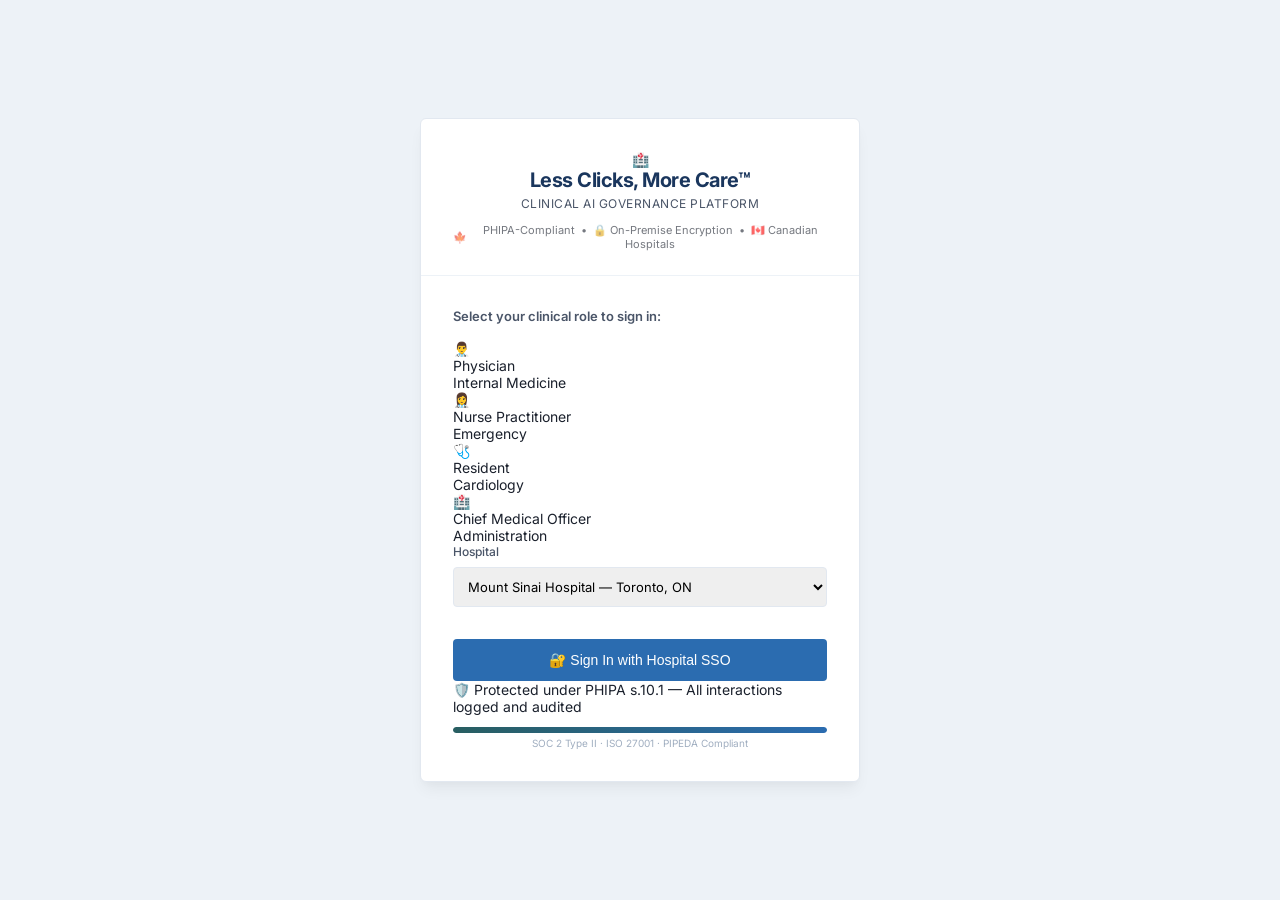
<file: static/index.html>
<!DOCTYPE html>
<html lang="en">
<head>
  <meta charset="UTF-8">
  <meta name="viewport" content="width=device-width, initial-scale=1.0">
  <title>Less Clicks, More Care&trade; &mdash; Clinical AI Governance Platform</title>
  <meta name="description" content="PHIPA-compliant AI governance for Canadian hospitals. Secure clinical AI with PHI protection.">
  <link rel="preconnect" href="https://fonts.googleapis.com">
  <link rel="preconnect" href="https://fonts.gstatic.com" crossorigin>
  <link href="https://fonts.googleapis.com/css2?family=Inter:wght@300;400;500;600;700;800&family=JetBrains+Mono:wght@400;500&display=swap" rel="stylesheet">
  <link rel="stylesheet" href="/styles.css?v=2">
</head>
<body>
  <div id="app"></div>
  <script src="/app.js?v=2"></script>
</body>
</html>
</file>
<file: styles.css>
/* ============================================================
   LESS CLICKS, MORE CARE™ — Minimal Professional Redesign
   ============================================================ */

:root {
  /* Brand Colors - Muted & Professional */
  --brand-blue: #1A365D;
  --brand-blue-mid: #2B6CB0;
  --brand-blue-light: #4299E1;
  
  --brand-teal: #285E61;
  --brand-teal-light: #319795;
  
  --brand-red: #9B2C2C;
  --brand-red-light: #C53030;
  
  --brand-amber: #975A16;
  --brand-amber-light: #B7791F;
  
  --brand-green: #22543D;
  --brand-green-light: #2F855A;

  /* Neutrals */
  --bg-page: #F7FAFC;
  --bg-card: #FFFFFF;
  --bg-sidebar: #1A202C;
  --bg-header: #FFFFFF;
  
  --border: #E2E8F0;
  --border-light: #EDF2F7;
  
  --text-primary: #1A202C;
  --text-secondary: #4A5568;
  --text-muted: #A0AEC0;
  --text-inverse: #FFFFFF;

  /* Spacing */
  --space-xs: 4px;
  --space-sm: 8px;
  --space-md: 16px;
  --space-lg: 24px;
  --space-xl: 32px;
  --space-2xl: 48px;

  /* Typography */
  --font-body: 'Inter', -apple-system, BlinkMacSystemFont, sans-serif;
  --font-mono: 'JetBrains Mono', 'Courier New', monospace;

  /* Shadows - Flat & subtle */
  --shadow-sm: 0 1px 2px rgba(0,0,0,0.05);
  --shadow-md: 0 4px 6px -1px rgba(0,0,0,0.05), 0 2px 4px -1px rgba(0,0,0,0.03);
  --shadow-lg: 0 10px 15px -3px rgba(0,0,0,0.05), 0 4px 6px -2px rgba(0,0,0,0.02);

  /* Radius - Less rounded */
  --radius-sm: 2px;
  --radius-md: 4px;
  --radius-lg: 6px;

  /* Transitions */
  --transition: 0.15s ease-in-out;
}

* {
  box-sizing: border-box;
  margin: 0;
  padding: 0;
}

html, body {
  height: 100%;
  font-family: var(--font-body);
  font-size: 14px;
  color: var(--text-primary);
  background: var(--bg-page);
  -webkit-font-smoothing: antialiased;
}

#app {
  height: 100%;
  display: flex;
  flex-direction: column;
}

/* ============================================================
   LAYOUT
   ============================================================ */

.app-layout {
  display: flex;
  height: 100vh;
  overflow: hidden;
}

.main-content {
  flex: 1;
  display: flex;
  flex-direction: column;
  overflow: hidden;
  min-width: 0;
}

.page-content {
  flex: 1;
  overflow-y: auto;
  padding: var(--space-xl);
}

/* ============================================================
   SIDEBAR
   ============================================================ */

.sidebar {
  width: 240px;
  min-width: 240px;
  background: var(--bg-sidebar);
  display: flex;
  flex-direction: column;
  overflow-y: auto;
  border-right: 1px solid #2D3748;
}

.sidebar-brand {
  padding: var(--space-lg);
  border-bottom: 1px solid rgba(255,255,255,0.05);
}

.brand-name {
  color: #FFFFFF;
  font-weight: 600;
  font-size: 13px;
  letter-spacing: -0.2px;
}

.brand-tagline {
  font-size: 10px;
  color: var(--text-muted);
  margin-top: 2px;
  text-transform: uppercase;
  letter-spacing: 0.5px;
}

.sidebar-nav {
  flex: 1;
  padding: var(--space-md) 0;
}

.nav-section-label {
  font-size: 10px;
  font-weight: 600;
  letter-spacing: 1px;
  text-transform: uppercase;
  color: #718096;
  padding: var(--space-md) var(--space-lg) var(--space-xs);
}

.nav-item {
  display: flex;
  align-items: center;
  justify-content: space-between;
  padding: 10px var(--space-lg);
  color: #A0AEC0;
  font-size: 13px;
  cursor: pointer;
  transition: all var(--transition);
  border-left: 2px solid transparent;
}

.nav-item:hover {
  color: #FFFFFF;
  background: rgba(255,255,255,0.02);
}

.nav-item.active {
  color: #FFFFFF;
  border-left-color: var(--brand-blue-light);
  background: rgba(255,255,255,0.05);
}

.nav-badge {
  background: #2D3748;
  color: #E2E8F0;
  font-size: 10px;
  padding: 2px 6px;
  border-radius: var(--radius-sm);
  font-weight: 600;
}

.nav-badge.amber { background: #744210; color: #FEEBC8; }

.sidebar-footer {
  padding: var(--space-md) var(--space-lg);
  border-top: 1px solid rgba(255,255,255,0.05);
}

.sidebar-user {
  display: flex;
  align-items: center;
}

.user-info .user-name {
  color: #E2E8F0;
  font-size: 12px;
  font-weight: 600;
}

.user-info .user-role {
  font-size: 11px;
  color: #718096;
}

/* ============================================================
   TOP BAR
   ============================================================ */

.top-bar {
  background: var(--bg-header);
  border-bottom: 1px solid var(--border);
  padding: 0 var(--space-xl);
  height: 60px;
  display: flex;
  align-items: center;
  justify-content: space-between;
  flex-shrink: 0;
}

.top-bar-title {
  font-size: 16px;
  font-weight: 600;
  color: var(--text-primary);
}

.top-bar-subtitle {
  font-size: 12px;
  color: var(--text-muted);
}

.compliance-badge {
  font-size: 11px;
  font-weight: 500;
  color: var(--text-secondary);
  border: 1px solid var(--border);
  padding: 4px 8px;
  border-radius: var(--radius-sm);
  background: var(--bg-page);
  margin-left: 8px;
}

/* ============================================================
   CARDS & STATS
   ============================================================ */

.card {
  background: var(--bg-card);
  border: 1px solid var(--border);
  border-radius: var(--radius-lg);
  box-shadow: var(--shadow-sm);
}

.card-header {
  padding: var(--space-md) var(--space-lg);
  border-bottom: 1px solid var(--border-light);
  display: flex;
  justify-content: space-between;
  align-items: center;
}

.card-title {
  font-size: 14px;
  font-weight: 600;
  color: var(--text-primary);
}

.card-subtitle {
  font-size: 12px;
  color: var(--text-muted);
  margin-top: 2px;
}

.card-body {
  padding: var(--space-lg);
}

.stats-grid {
  display: grid;
  grid-template-columns: repeat(auto-fit, minmax(180px, 1fr));
  gap: var(--space-md);
  margin-bottom: var(--space-xl);
}

.stat-card {
  background: var(--bg-card);
  border: 1px solid var(--border);
  border-radius: var(--radius-md);
  padding: var(--space-md);
  box-shadow: var(--shadow-sm);
}

.stat-label {
  font-size: 11px;
  font-weight: 500;
  color: var(--text-secondary);
  text-transform: uppercase;
  letter-spacing: 0.5px;
  margin-bottom: var(--space-xs);
}

.stat-value {
  font-size: 24px;
  font-weight: 600;
  color: var(--text-primary);
}

.stat-change {
  font-size: 11px;
  color: var(--text-muted);
  margin-top: 4px;
}

.stat-change.up { color: var(--brand-green-light); }
.stat-change.down { color: var(--brand-red-light); }

/* ============================================================
   BUTTONS
   ============================================================ */

.btn {
  display: inline-flex;
  align-items: center;
  justify-content: center;
  padding: 8px 16px;
  border-radius: var(--radius-md);
  font-size: 13px;
  font-weight: 500;
  cursor: pointer;
  border: 1px solid transparent;
  transition: all var(--transition);
}

.btn-primary {
  background: var(--brand-blue-mid);
  color: white;
}

.btn-primary:hover {
  background: var(--brand-blue);
}

.btn-outline {
  background: transparent;
  border-color: var(--border);
  color: var(--text-primary);
}

.btn-outline:hover {
  background: var(--bg-page);
  border-color: #CBD5E0;
}

.btn-ghost {
  background: transparent;
  color: var(--brand-blue-mid);
}

.btn-ghost:hover {
  background: var(--bg-page);
}

.btn-sm {
  padding: 4px 10px;
  font-size: 12px;
}

.btn-lg {
  padding: 12px 24px;
  font-size: 14px;
}

.w-full { width: 100%; }

/* ============================================================
   BADGES & ALERTS
   ============================================================ */

.badge {
  padding: 2px 8px;
  border-radius: var(--radius-sm);
  font-size: 11px;
  font-weight: 500;
  text-transform: uppercase;
  letter-spacing: 0.5px;
}

.badge-approved, .badge-active { background: #F0FFF4; color: #22543D; border: 1px solid #C6F6D5; }
.badge-blocked, .badge-critical { background: #FFF5F5; color: #9B2C2C; border: 1px solid #FED7D7; }
.badge-flagged, .badge-review { background: #FFFAF0; color: #975A16; border: 1px solid #FEEBC8; }

.alert {
  padding: 12px;
  border-radius: var(--radius-md);
  font-size: 12px;
  background: #EBF8FF;
  border: 1px solid #BEE3F8;
  color: #2A4365;
}

.risk-alert {
  padding: 12px;
  border-radius: var(--radius-md);
  border: 1px solid var(--border);
  display: flex;
  justify-content: space-between;
  align-items: center;
  background: #FAFAFA;
}

.risk-alert.critical { border-left: 4px solid var(--brand-red); }
.risk-alert.high { border-left: 4px solid var(--brand-amber); }
.risk-alert.medium { border-left: 4px solid var(--brand-blue-light); }

.risk-alert-title { font-weight: 600; font-size: 13px; color: var(--text-primary); }
.risk-alert-desc { font-size: 12px; color: var(--text-secondary); margin-top: 2px; }

/* ============================================================
   TABLES
   ============================================================ */

.data-table {
  width: 100%;
  border-collapse: collapse;
}

.data-table th {
  text-align: left;
  padding: 12px 16px;
  font-size: 11px;
  font-weight: 600;
  text-transform: uppercase;
  letter-spacing: 0.5px;
  color: var(--text-secondary);
  background: #F7FAFC;
  border-bottom: 1px solid var(--border);
}

.data-table td {
  padding: 12px 16px;
  font-size: 13px;
  color: var(--text-primary);
  border-bottom: 1px solid var(--border-light);
}

.data-table tr:hover td {
  background: #F7FAFC;
}

/* ============================================================
   FORMS
   ============================================================ */

.form-group { margin-bottom: 16px; }

.form-label {
  display: block;
  font-size: 12px;
  font-weight: 500;
  color: var(--text-secondary);
  margin-bottom: 8px;
}

.form-control {
  width: 100%;
  padding: 10px;
  border: 1px solid var(--border);
  border-radius: var(--radius-md);
  font-family: var(--font-body);
  font-size: 13px;
  transition: border-color 0.2s;
}

.form-control:focus {
  outline: none;
  border-color: var(--brand-blue-mid);
}

/* ============================================================
   PROGRESS BAR
   ============================================================ */

.progress-bar-wrapper {
  background: var(--border-light);
  border-radius: var(--radius-sm);
  height: 4px;
}

.progress-bar-fill {
  height: 100%;
  border-radius: var(--radius-sm);
  background: var(--text-muted);
}
.progress-bar-fill.primary { background: var(--brand-blue-mid); }

/* ============================================================
   SPECIFIC SCREENS
   ============================================================ */

/* Login */
.login-screen {
  min-height: 100vh;
  background: #EDF2F7;
  display: flex;
  align-items: center;
  justify-content: center;
}

.login-card {
  width: 100%;
  max-width: 440px;
  background: white;
  border: 1px solid var(--border);
  border-radius: var(--radius-lg);
  box-shadow: var(--shadow-lg);
  overflow: hidden;
}

.login-header {
  padding: 32px 32px 24px;
  border-bottom: 1px solid var(--border-light);
  text-align: center;
}

.login-title {
  font-size: 20px;
  font-weight: 700;
  color: var(--brand-blue);
  letter-spacing: -0.5px;
}

.login-sub {
  font-size: 12px;
  color: var(--text-secondary);
  margin-top: 4px;
  text-transform: uppercase;
  letter-spacing: 0.5px;
}

.login-body {
  padding: 32px;
}

.role-list {
  display: flex;
  flex-direction: column;
  gap: 8px;
}

.role-list-item {
  border: 1px solid var(--border);
  border-radius: var(--radius-md);
  padding: 12px 16px;
  display: flex;
  align-items: center;
  gap: 16px;
  cursor: pointer;
  transition: all 0.2s;
}

.role-list-item:hover {
  background: #F7FAFC;
  border-color: #CBD5E0;
}

.role-list-item.selected {
  border-color: var(--brand-blue-mid);
  background: #EBF8FF;
}

.role-list-abbr {
  font-size: 12px;
  font-weight: 600;
  color: var(--brand-blue-mid);
  background: #EBF8FF;
  padding: 4px 8px;
  border-radius: var(--radius-sm);
}
.role-list-item.selected .role-list-abbr {
  background: var(--brand-blue-mid);
  color: white;
}

.role-list-info {
  display: flex;
  flex-direction: column;
}

.role-list-name {
  font-size: 13px;
  font-weight: 600;
  color: var(--text-primary);
}

.role-list-dept {
  font-size: 11px;
  color: var(--text-muted);
}

.login-footer {
  margin-top: 24px;
  padding-top: 24px;
  border-top: 1px solid var(--border-light);
  text-align: center;
}

.login-compliance {
  font-size: 10px;
  color: var(--text-muted);
  text-transform: uppercase;
  letter-spacing: 0.5px;
}

/* Chat & AI */
.ai-screen {
  display: flex;
  gap: var(--space-lg);
  height: calc(100vh - 120px);
}

.ai-chat-area {
  flex: 2;
  display: flex;
  flex-direction: column;
}

.ai-pipeline-panel {
  flex: 1;
  display: flex;
  flex-direction: column;
  gap: var(--space-lg);
}

.chat-messages {
  flex: 1;
  padding: var(--space-lg);
  overflow-y: auto;
  display: flex;
  flex-direction: column;
  gap: var(--space-lg);
  background: #F7FAFC;
}

.message {
  max-width: 85%;
}
.message.user { align-self: flex-end; }

.message-meta-top {
  font-size: 11px;
  color: var(--text-muted);
  margin-bottom: 4px;
  text-transform: uppercase;
  letter-spacing: 0.5px;
}
.message.user .message-meta-top { text-align: right; }

.message-bubble {
  padding: 12px 16px;
  border-radius: var(--radius-md);
  font-size: 14px;
  line-height: 1.5;
  box-shadow: var(--shadow-sm);
}

.message.user .message-bubble {
  background: var(--brand-blue-mid);
  color: white;
  border-bottom-right-radius: 0;
}

.message.assistant .message-bubble {
  background: white;
  border: 1px solid var(--border);
  color: var(--text-primary);
  border-bottom-left-radius: 0;
}

.phi-banner {
  font-size: 11px;
  background: #FEF5E7;
  color: #975A16;
  padding: 6px 10px;
  border-radius: var(--radius-sm);
  margin-bottom: 12px;
  border: 1px solid #FEEBC8;
  font-weight: 500;
}

.chat-input-area {
  padding: var(--space-md);
  background: white;
  border-top: 1px solid var(--border);
}

.chat-input-row {
  display: flex;
  gap: var(--space-md);
}

.chat-input-row textarea {
  min-height: 80px;
}

.pipeline-step {
  padding: 10px;
  border: 1px solid var(--border);
  border-radius: var(--radius-sm);
  background: #F7FAFC;
}

.pipeline-step-header {
  display: flex;
  justify-content: space-between;
  margin-bottom: 4px;
}

.pipeline-step-name {
  font-size: 12px;
  font-weight: 600;
  color: var(--text-primary);
}

.pipeline-step-time {
  font-family: var(--font-mono);
  font-size: 10px;
  color: var(--text-muted);
}

.pipeline-step-detail {
  font-size: 11px;
  color: var(--text-secondary);
}

/* PHI Redaction test area */
.phi-detection-box {
  padding: 12px;
  background: #F7FAFC;
  border: 1px solid var(--border);
  border-radius: var(--radius-md);
  font-family: var(--font-mono);
  font-size: 13px;
  line-height: 1.6;
}

.phi-redacted {
  background: #2D3748;
  color: white;
  padding: 0 4px;
  border-radius: 2px;
  font-size: 11px;
  font-weight: 600;
}

/* Grid Utilities */
.grid-2 { display: grid; grid-template-columns: 1fr 1fr; gap: var(--space-lg); }
.grid-2-1 { display: grid; grid-template-columns: 2fr 1fr; gap: var(--space-lg); }

/* Spacing Utilities */
.mb-xs { margin-bottom: 4px; }
.mb-sm { margin-bottom: 8px; }
.mb-md { margin-bottom: 16px; }
.mb-lg { margin-bottom: 24px; }
.mt-xs { margin-top: 4px; }
.mt-sm { margin-top: 8px; }
.mt-md { margin-top: 16px; }

.flex { display: flex; }
.justify-between { justify-content: space-between; }
.items-center { align-items: center; }
.gap-sm { gap: 8px; }

.font-mono { font-family: var(--font-mono); font-size: 12px; }
.text-danger { color: var(--brand-red); font-weight: 600; }
</file>
